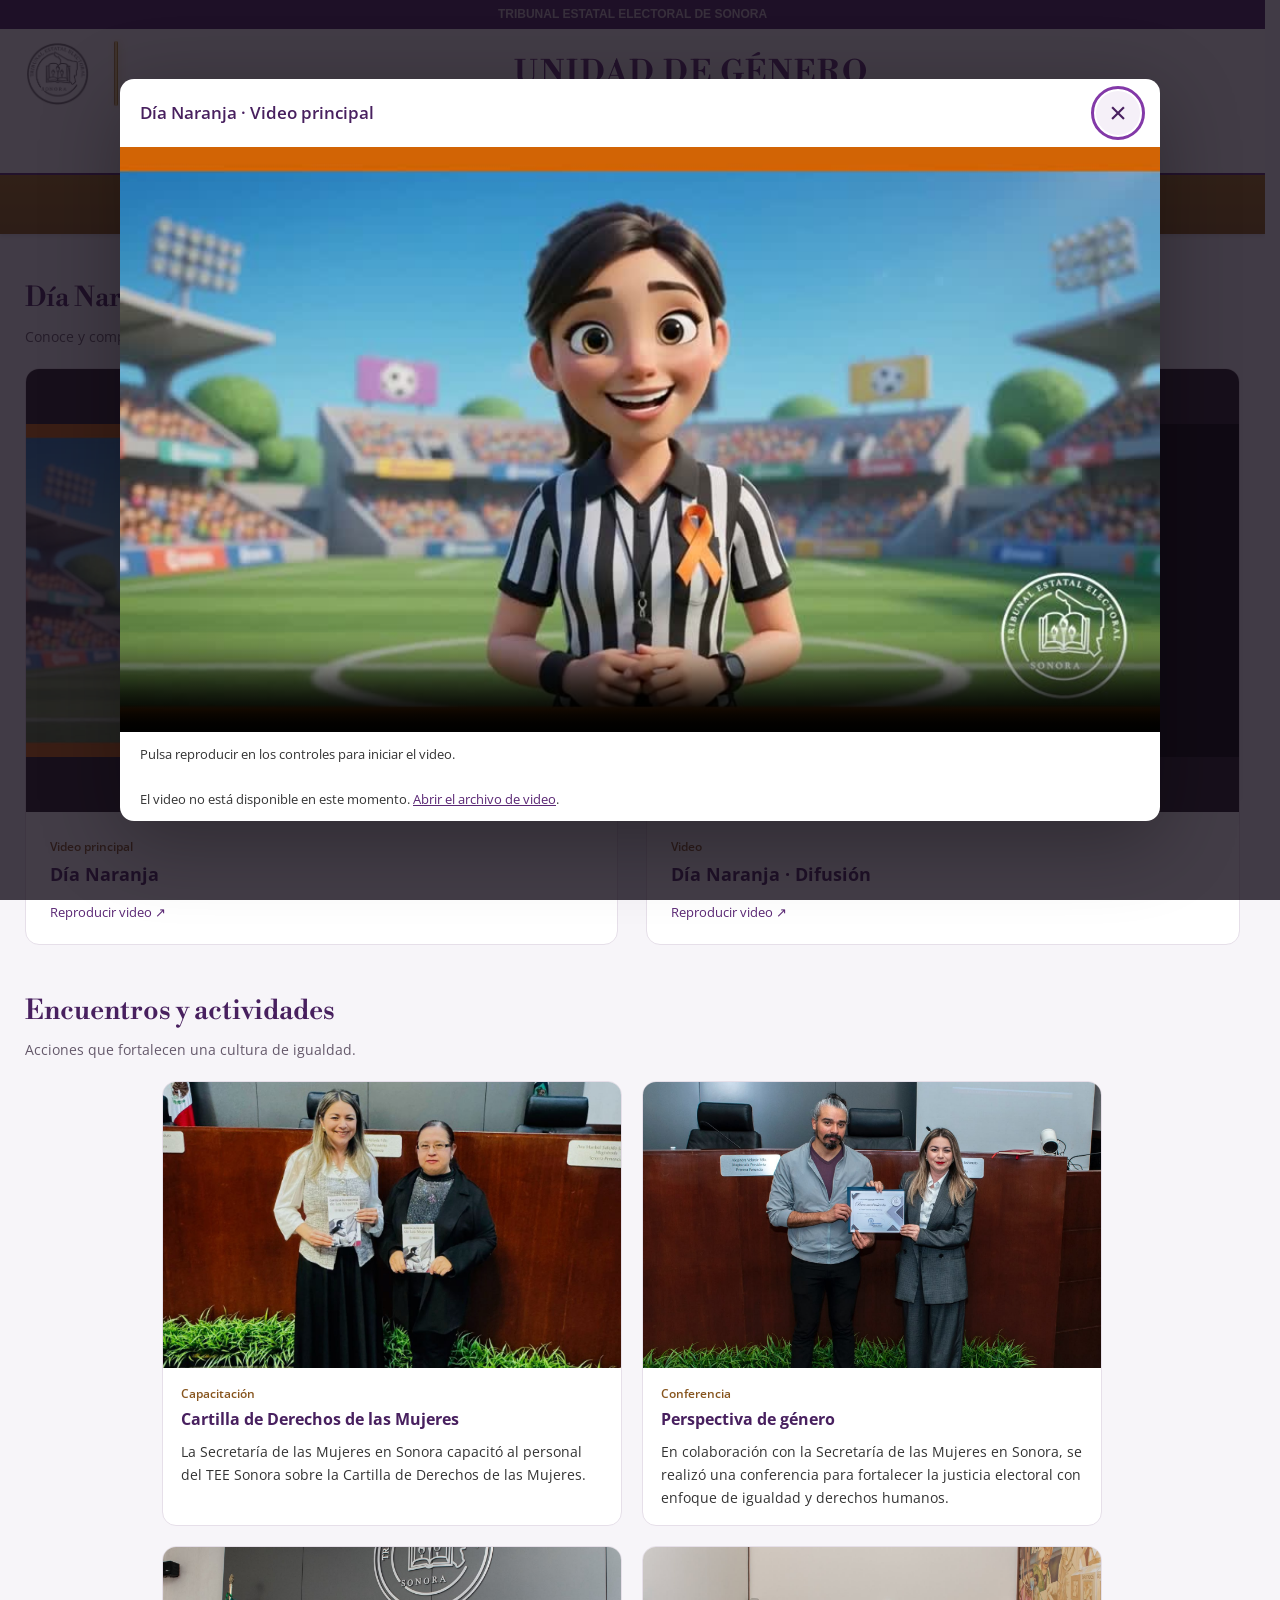
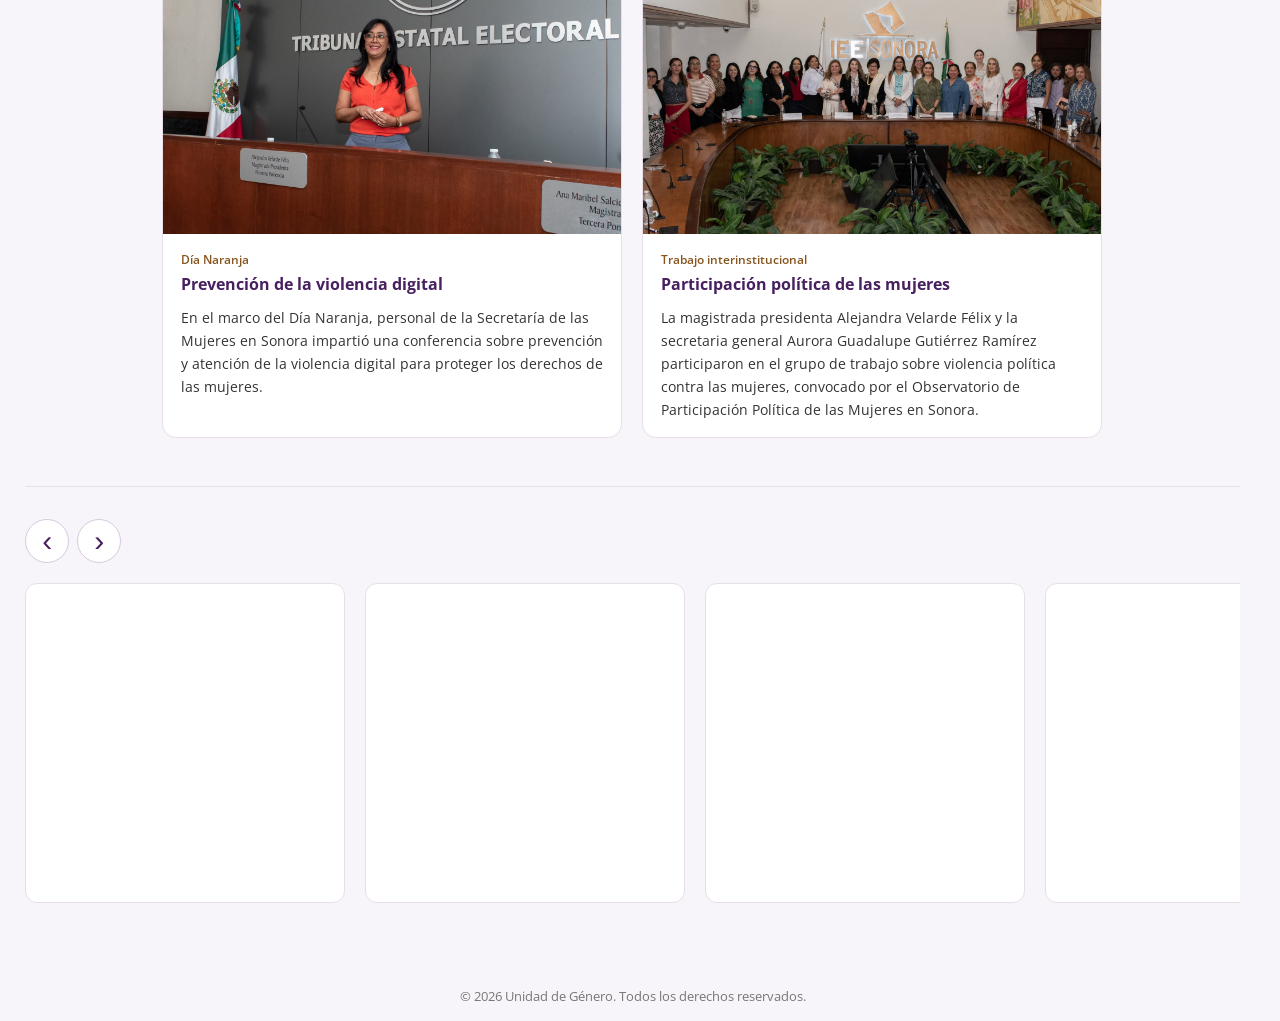
<file: actividades.html>
<!DOCTYPE html>
<html lang="es">

<head>
  <meta charset="UTF-8">
  <meta name="viewport" content="width=device-width, initial-scale=1.0">
  <title>Actividades | Unidad de Género - TEE Sonora</title>

  <!-- Fuentes -->
  <link rel="preconnect" href="https://fonts.googleapis.com">
  <link rel="preconnect" href="https://fonts.gstatic.com" crossorigin>
  <link href="https://fonts.googleapis.com/css2?family=Libre+Bodoni:ital,wght@0,400..700;1,400..700&family=Open+Sans:wght@400;500;600;700&display=swap" rel="stylesheet">
  <!-- Estilos (comunes + de la página) -->
  <link rel="stylesheet" href="assets/css/base.css">
  <link rel="stylesheet" href="assets/css/header.css">
  <link rel="stylesheet" href="assets/css/actividades.css">
  <script src="assets/js/actividades.js" defer></script>
  <script src="assets/js/actividades-carrusel.js" defer></script>
</head>

<body>

  <!-- ========== ENCABEZADO (igual en todas las páginas) ========== -->
  <div class="top-bar">
    <strong>TRIBUNAL ESTATAL ELECTORAL DE SONORA</strong>
  </div>

  <header class="header-navigation">
    <a href="index.html" class="logo">
      <img src="assets/img/logo-tee.png" alt="Logo TEE Sonora">
    </a>
    <div class="linea-separadora-dorada"></div>
    <div class="titulo-contenedor">
      <h1 class="titulo-encabezado">UNIDAD DE GÉNERO</h1>
    </div>
    

    <nav class="menu-principal">
      <ul class="nav-list">
        <li class="nav-item">
          <a href="index.html" class="nav-link inicio">INICIO</a>
        </li>

        <!-- CONÓCENOS -->
        <li class="nav-item dropdown">
          <a href="#" class="nav-link">CONÓCENOS <span class="flecha">&#9660;</span></a>
          <ul class="dropdown-menu">
            <li><a href="que-hacemos.html">¿Qué Hacemos?</a></li>
            <li><a href="atribuciones.html">Atribuciones</a></li>
            <li><a href="marco-juridico.html">Marco Jurídico</a></li>
          </ul>
        </li>

        <!-- INFORMACIÓN RELEVANTE -->
        <li class="nav-item dropdown">
          <a href="#" class="nav-link">INFORMACIÓN RELEVANTE <span class="flecha">&#9660;</span></a>
          <ul class="dropdown-menu">
            <li><a href="guia.html">Guía para Juzgar con Perspectiva de Género en Materia Electoral</a></li>
            <li><a href="protocolo-vpmrg.html">Protocolo VPMRG</a></li>
            <li><a href="pacto_social.html">Pacto Social</a></li>
            <li><a href="https://www.ieesonora.org.mx/registro_local_personas_sancionadas" target="_blank" rel="noopener noreferrer">Registro Local de Personas Sancionadas</a></li>
          </ul>
        </li>

        <li class="nav-item"><a href="estadistica.html" class="nav-link">ESTADÍSTICA</a></li>
        <li class="nav-item"><a href="sentencias.html" class="nav-link">SENTENCIAS</a></li>
        <li class="nav-item"><a href="actividades.html" class="nav-link" aria-current="page">ACTIVIDADES</a></li>
      </ul>
    </nav>
  </header>

    <!-- ========== FIN ENCABEZADO ========== -->

  <div class="banner-naranja">
    <div class="banner-contenido">
      <h2>Día Naranja</h2>
    </div>
  </div>

  <main class="actividades-page">


    <section aria-labelledby="videos-title">
      <div class="actividades-heading">
        <h3 id="videos-title">Día Naranja</h3>
        <p>Conoce y comparte nuestros videos.</p>
      </div>
      <div class="actividades-videos">
        <article class="actividad-video-card">
          <a class="actividad-video-link" href="assets/videos/naranja_principal.mp4"
            data-video-title="Día Naranja · Video principal" aria-label="Reproducir Día Naranja, video principal">
            <div class="actividad-video-cover">
              <img src="assets/img/naranja-principal-portada.jpg" alt="" width="960" height="540">
              <span class="actividad-play" aria-hidden="true">▶</span>
            </div>
            <div class="actividad-video-copy">
              <span class="actividades-eyebrow">Video principal</span>
              <h4>Día Naranja</h4>
              <span class="actividad-video-action">Reproducir video <span aria-hidden="true">↗</span></span>
            </div>
          </a>
        </article>
        <article class="actividad-video-card">
          <a class="actividad-video-link" href="assets/videos/dia_naranja.mp4"
            data-video-title="Día Naranja · Difusión" aria-label="Reproducir segundo video de Día Naranja">
            <div class="actividad-video-cover">
              <img src="assets/img/dia-naranja-portada.jpg" alt="" width="960" height="540">
              <span class="actividad-play" aria-hidden="true">▶</span>
            </div>
            <div class="actividad-video-copy">
              <span class="actividades-eyebrow">Video</span>
              <h4>Día Naranja · Difusión</h4>
              <span class="actividad-video-action">Reproducir video <span aria-hidden="true">↗</span></span>
            </div>
          </a>
        </article>
      </div>
    </section>

    <section class="actividades-gallery" aria-labelledby="galeria-title">
      <div class="actividades-heading">
        <h3 id="galeria-title">Encuentros y actividades</h3>
        <p>Acciones que fortalecen una cultura de igualdad.</p>
      </div>
      <div class="actividades-fotos">
        <article class="actividad-foto-card">
          <img src="assets/img/dia_naranja/foto1.jpeg"
            alt="Presentación de la Cartilla de Derechos de las Mujeres en el TEE Sonora"
            width="929" height="1238" loading="lazy" decoding="async">
          <div class="actividad-foto-copy">
            <p class="actividades-eyebrow">Capacitación</p>
            <h4>Cartilla de Derechos de las Mujeres</h4>
            <p>La Secretaría de las Mujeres en Sonora capacitó al personal del TEE Sonora
              sobre la Cartilla de Derechos de las Mujeres.</p>
          </div>
        </article>
        <article class="actividad-foto-card">
          <img src="assets/img/dia_naranja/foto2.jpeg"
            alt="Entrega de reconocimiento durante la conferencia sobre perspectiva de género"
            width="1076" height="1069" loading="lazy" decoding="async">
          <div class="actividad-foto-copy">
            <p class="actividades-eyebrow">Conferencia</p>
            <h4>Perspectiva de género</h4>
            <p>En colaboración con la Secretaría de las Mujeres en Sonora, se realizó una conferencia
              para fortalecer la justicia electoral con enfoque de igualdad y derechos humanos.</p>
          </div>
        </article>
        <article class="actividad-foto-card">
          <img src="assets/img/dia_naranja/foto3.jpeg"
            alt="Ponente de la conferencia sobre violencia digital en el TEE Sonora"
            width="1076" height="1069" loading="lazy" decoding="async">
          <div class="actividad-foto-copy">
            <p class="actividades-eyebrow">Día Naranja</p>
            <h4>Prevención de la violencia digital</h4>
            <p>En el marco del Día Naranja, personal de la Secretaría de las Mujeres en Sonora
              impartió una conferencia sobre prevención y atención de la violencia digital
              para proteger los derechos de las mujeres.</p>
          </div>
        </article>
        <article class="actividad-foto-card">
          <img src="assets/img/dia_naranja/foto4.jpeg"
            alt="Participantes de la reunión del grupo de trabajo sobre violencia política contra las mujeres"
            width="1268" height="907" loading="lazy" decoding="async">
          <div class="actividad-foto-copy">
            <p class="actividades-eyebrow">Trabajo interinstitucional</p>
            <h4>Participación política de las mujeres</h4>
            <p>La magistrada presidenta Alejandra Velarde Félix y la secretaria general Aurora Guadalupe
              Gutiérrez Ramírez participaron en el grupo de trabajo sobre violencia política contra las mujeres,
              convocado por el Observatorio de Participación Política de las Mujeres en Sonora.</p>
          </div>
        </article>
      </div>
    </section>
    <section class="actividades-publicaciones" aria-labelledby="publicaciones-title">
    
      <div class="publicaciones-controls">
        <div class="publicaciones-arrows">
          <button id="publicaciones-prev" type="button" aria-label="Ver publicaciones anteriores"
            aria-controls="publicaciones-carrusel" hidden><span aria-hidden="true">‹</span></button>
          <button id="publicaciones-next" type="button" aria-label="Ver publicaciones siguientes"
            aria-controls="publicaciones-carrusel" hidden><span aria-hidden="true">›</span></button>
        </div>
      </div>
      <div class="publicaciones-carrusel" id="publicaciones-carrusel" tabindex="0" role="region"
        aria-roledescription="carrusel" aria-labelledby="publicaciones-title"
        aria-describedby="publicaciones-instrucciones">
        <ul class="publicaciones-track">
          <li><a href="assets/img/dia_naranja/publicaciones/Publicacion-30-de-Noviembre.jpg" target="_blank" rel="noopener noreferrer">
            <img src="assets/img/dia_naranja/publicaciones/Publicacion-30-de-Noviembre.jpg"
              alt="Publicación del Día Naranja del 30 de noviembre" width="300" height="300" loading="lazy" decoding="async">
          </a></li>
          <li><a href="assets/img/dia_naranja/publicaciones/Publicacion-27-de-Noviembre2.jpg" target="_blank" rel="noopener noreferrer">
            <img src="assets/img/dia_naranja/publicaciones/Publicacion-27-de-Noviembre2.jpg"
              alt="Publicación del Día Naranja del 27 de noviembre, imagen 1" width="300" height="300" loading="lazy" decoding="async">
          </a></li>
          <li><a href="assets/img/dia_naranja/publicaciones/Publicacion-27-de-Noviembre.jpg" target="_blank" rel="noopener noreferrer">
            <img src="assets/img/dia_naranja/publicaciones/Publicacion-27-de-Noviembre.jpg"
              alt="Publicación del Día Naranja del 27 de noviembre, imagen 2" width="300" height="300" loading="lazy" decoding="async">
          </a></li>
          <li><a href="assets/img/dia_naranja/publicaciones/Publicacion-21-de-Noviembre.jpg" target="_blank" rel="noopener noreferrer">
            <img src="assets/img/dia_naranja/publicaciones/Publicacion-21-de-Noviembre.jpg"
              alt="Publicación del Día Naranja del 21 de noviembre" width="300" height="300" loading="lazy" decoding="async">
          </a></li>
          <li><a href="assets/img/dia_naranja/publicaciones/Publicacion-15-de-Noviembre.jpg" target="_blank" rel="noopener noreferrer">
            <img src="assets/img/dia_naranja/publicaciones/Publicacion-15-de-Noviembre.jpg"
              alt="Publicación del Día Naranja del 15 de noviembre" width="300" height="300" loading="lazy" decoding="async">
          </a></li>
          <li><a href="assets/img/dia_naranja/publicaciones/Publicacion-10-de-Noviembre2-1.jpg" target="_blank" rel="noopener noreferrer">
            <img src="assets/img/dia_naranja/publicaciones/Publicacion-10-de-Noviembre2-1.jpg"
              alt="Publicación del Día Naranja del 10 de noviembre" width="300" height="300" loading="lazy" decoding="async">
          </a></li>
          <li><a href="assets/img/dia_naranja/publicaciones/Publicacion-10-de-Diciembre.jpg" target="_blank" rel="noopener noreferrer">
            <img src="assets/img/dia_naranja/publicaciones/Publicacion-10-de-Diciembre.jpg"
              alt="Publicación del Día Naranja del 10 de diciembre" width="300" height="300" loading="lazy" decoding="async">
          </a></li>
          <li><a href="assets/img/dia_naranja/publicaciones/Publicacion-8-de-Noviembre.jpg" target="_blank" rel="noopener noreferrer">
            <img src="assets/img/dia_naranja/publicaciones/Publicacion-8-de-Noviembre.jpg"
              alt="Publicación del Día Naranja del 8 de noviembre" width="300" height="300" loading="lazy" decoding="async">
          </a></li>
          <li><a href="assets/img/dia_naranja/publicaciones/Publicacion-6-de-Noviembre.jpg" target="_blank" rel="noopener noreferrer">
            <img src="assets/img/dia_naranja/publicaciones/Publicacion-6-de-Noviembre.jpg"
              alt="Publicación del Día Naranja del 6 de noviembre" width="300" height="300" loading="lazy" decoding="async">
          </a></li>
          <li><a href="assets/img/dia_naranja/publicaciones/Publicacion-6-de-Diciembre.jpg" target="_blank" rel="noopener noreferrer">
            <img src="assets/img/dia_naranja/publicaciones/Publicacion-6-de-Diciembre.jpg"
              alt="Publicación del Día Naranja del 6 de diciembre" width="300" height="300" loading="lazy" decoding="async">
          </a></li>
        </ul>
      </div>
    
    </section>
  </main>

  <dialog class="actividad-modal" id="actividad-modal" aria-labelledby="actividad-modal-title"
    aria-describedby="actividad-modal-note">
    <div class="actividad-modal-header">
      <h2 id="actividad-modal-title">Día Naranja · Video principal</h2>
      <button class="actividad-modal-close" type="button" aria-label="Cerrar video" autofocus>
        <span aria-hidden="true">×</span>
      </button>
    </div>
    <video id="actividad-player" controls playsinline muted preload="metadata"
      poster="assets/img/naranja-principal-portada.jpg">
      Tu navegador no puede reproducir este video.
    </video>
    <p class="actividad-modal-note" id="actividad-modal-note">
      Puedes activar el sonido desde los controles. Al terminar, el video se cierra y puedes explorar las tarjetas.
    </p>
    <p class="actividad-modal-error" id="actividad-video-error" role="status" hidden>
      El video no está disponible en este momento.
      <a id="actividad-video-download" href="assets/videos/naranja_principal.mp4">Abrir el archivo de video</a>.
    </p>
  </dialog>

  <footer class="footer">
    <p>&copy; 2026 Unidad de Género. Todos los derechos reservados.</p>
  </footer>

</body>
</html>
</file>
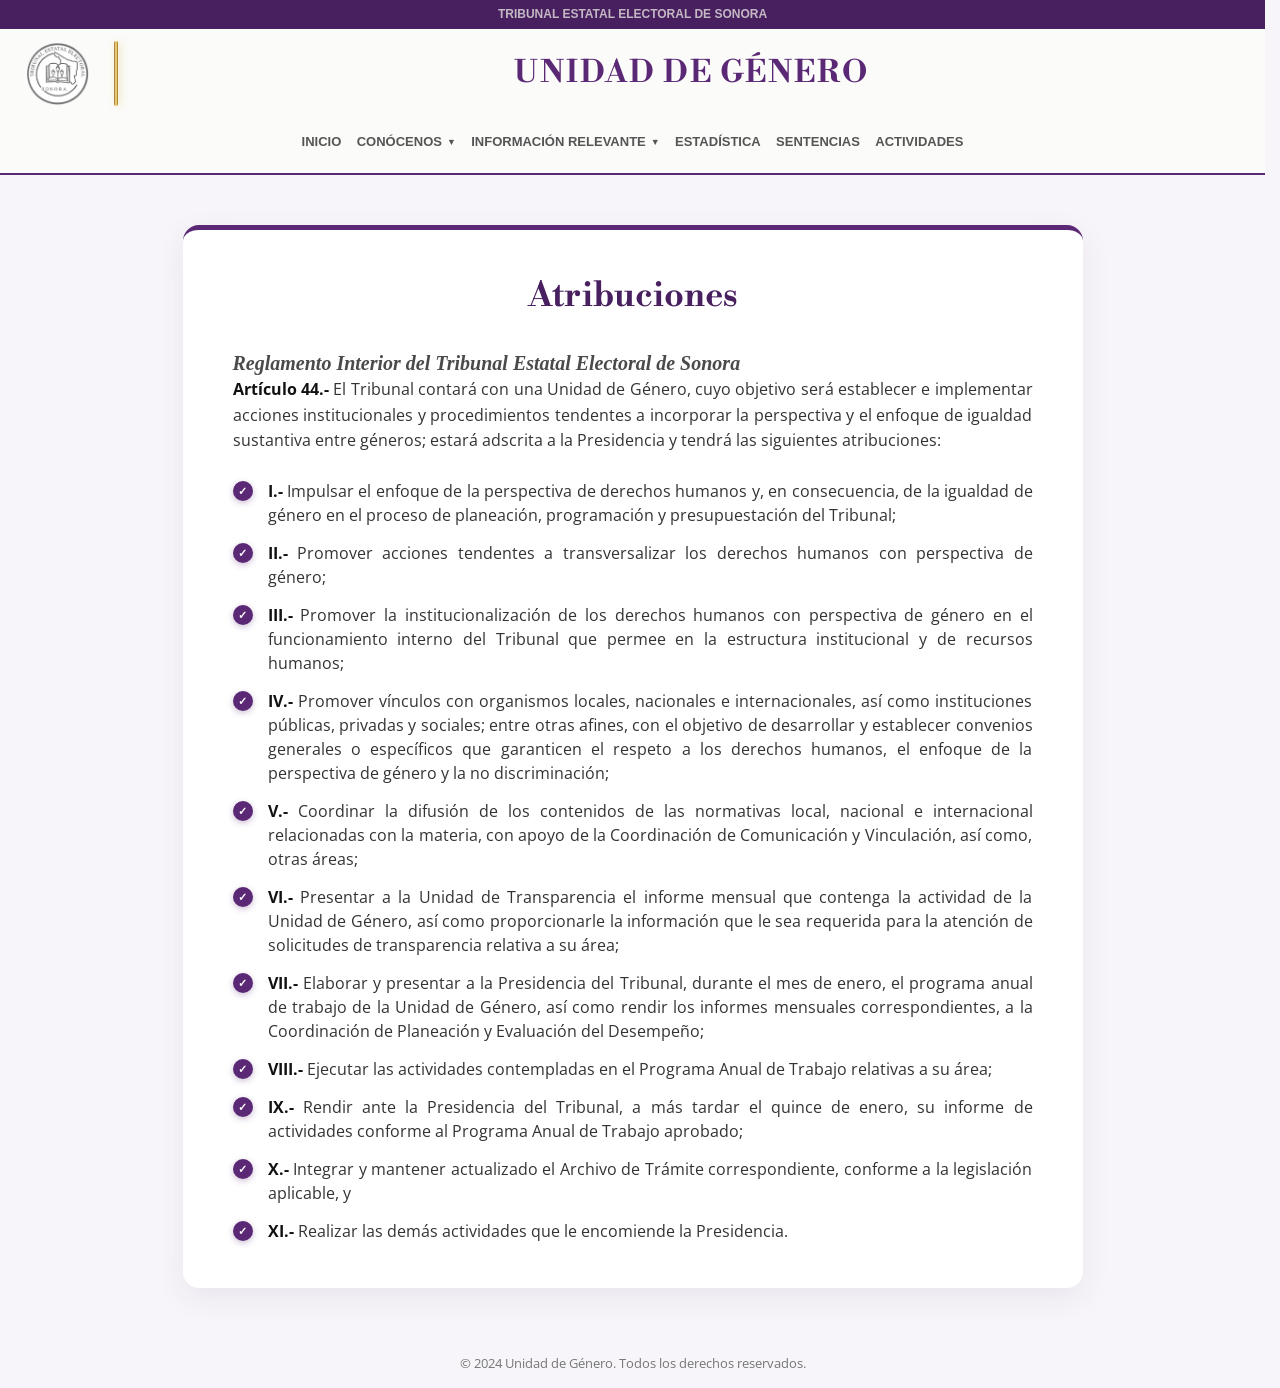
<file: atribuciones.html>
<!DOCTYPE html>
<html lang="es">

<head>
  <meta charset="UTF-8">
  <meta name="viewport" content="width=device-width, initial-scale=1.0">
  <title>Atribuciones | Unidad de Género - TEE Sonora</title>

  <!-- Fuentes -->
  <link rel="preconnect" href="https://fonts.googleapis.com">
  <link rel="preconnect" href="https://fonts.gstatic.com" crossorigin>
  <link href="https://fonts.googleapis.com/css2?family=Libre+Bodoni:ital,wght@0,400..700;1,400..700&family=Open+Sans:wght@400;500;600;700&display=swap" rel="stylesheet">

  <!-- Estilos (comunes + de la página) -->
  <link rel="stylesheet" href="assets/css/base.css">
  <link rel="stylesheet" href="assets/css/header.css">
  <link rel="stylesheet" href="assets/css/contenido.css">
</head>

<body>

  <!-- ========== ENCABEZADO (igual en todas las páginas) ========== -->
  <div class="top-bar">
    <strong>TRIBUNAL ESTATAL ELECTORAL DE SONORA</strong>
  </div>

  <header class="header-navigation">
    <a href="index.html" class="logo">
      <img src="assets/img/logo-tee.png" alt="Logo TEE Sonora">
    </a>
    <div class="linea-separadora-dorada"></div>
    <div class="titulo-contenedor">
      <h1 class="titulo-encabezado">UNIDAD DE GÉNERO</h1>
    </div>
    

    <nav class="menu-principal">
      <ul class="nav-list">
        <li class="nav-item">
          <a href="index.html" class="nav-link inicio">INICIO</a>
        </li>

        <!-- CONÓCENOS -->
        <li class="nav-item dropdown">
          <a href="#" class="nav-link">CONÓCENOS <span class="flecha">&#9660;</span></a>
          <ul class="dropdown-menu">
            <li><a href="que-hacemos.html">¿Qué Hacemos?</a></li>
            <li><a href="atribuciones.html">Atribuciones</a></li>
            <li><a href="marco-juridico.html">Marco Jurídico</a></li>
          </ul>
        </li>

        <!-- INFORMACIÓN RELEVANTE -->
        <li class="nav-item dropdown">
          <a href="#" class="nav-link">INFORMACIÓN RELEVANTE <span class="flecha">&#9660;</span></a>
          <ul class="dropdown-menu">
            <li><a href="guia.html">Guía para Juzgar con Perspectiva de Género en Materia Electoral</a></li>
            <li><a href="protocolo-vpmrg.html">Protocolo VPMRG</a></li>
            <li><a href="pacto_social.html">Pacto Social</a></li>
            <li><a href="https://www.ieesonora.org.mx/registro_local_personas_sancionadas" target="_blank" rel="noopener noreferrer">Registro Local de Personas Sancionadas</a></li>
          </ul>
        </li>

        <li class="nav-item"><a href="estadistica.html" class="nav-link">ESTADÍSTICA</a></li>
        <li class="nav-item"><a href="sentencias.html" class="nav-link">SENTENCIAS</a></li>
        <li class="nav-item"><a href="actividades.html" class="nav-link">ACTIVIDADES</a></li>
      </ul>
    </nav>
  </header>
  <!-- ========== FIN ENCABEZADO ========== -->

    <main class="tarjeta-elegante-contenedor">
        <h2 class="titulo-destacado">Atribuciones</h2>
        <p class="subtitulo-reglamento">Reglamento Interior del Tribunal Estatal Electoral de Sonora</p>

        <p class="intro-paragraph">
            <strong>Artículo 44.-</strong> El Tribunal contará con una Unidad de Género, cuyo objetivo será establecer e
            implementar acciones institucionales y procedimientos tendentes a incorporar la perspectiva y el enfoque de
            igualdad sustantiva entre géneros; estará adscrita a la Presidencia y tendrá las siguientes atribuciones:
        </p>

        <ul class="lista-personalizada">
            <li><strong>I.-</strong> Impulsar el enfoque de la perspectiva de derechos humanos y, en consecuencia, de la
                igualdad de género en el proceso de planeación, programación y presupuestación del Tribunal;</li>
            <li><strong>II.-</strong> Promover acciones tendentes a transversalizar los derechos humanos con perspectiva
                de
                género;</li>
            <li><strong>III.-</strong> Promover la institucionalización de los derechos humanos con perspectiva de
                género en
                el funcionamiento interno del Tribunal que permee en la estructura institucional y de recursos humanos;
            </li>
            <li><strong>IV.-</strong> Promover vínculos con organismos locales, nacionales e internacionales, así como
                instituciones públicas, privadas y sociales; entre otras afines, con el objetivo de desarrollar y
                establecer
                convenios generales o específicos que garanticen el respeto a los derechos humanos, el enfoque de la
                perspectiva de género y la no discriminación;</li>
            <li><strong>V.-</strong> Coordinar la difusión de los contenidos de las normativas local, nacional e
                internacional relacionadas con la materia, con apoyo de la Coordinación de Comunicación y Vinculación,
                así
                como, otras áreas;</li>
            <li><strong>VI.-</strong> Presentar a la Unidad de Transparencia el informe mensual que contenga la
                actividad de
                la Unidad de Género, así como proporcionarle la información que le sea requerida para la atención de
                solicitudes de transparencia relativa a su área;</li>
            <li><strong>VII.-</strong> Elaborar y presentar a la Presidencia del Tribunal, durante el mes de enero, el
                programa anual de trabajo de la Unidad de Género, así como rendir los informes mensuales
                correspondientes, a
                la Coordinación de Planeación y Evaluación del Desempeño;</li>
            <li><strong>VIII.-</strong> Ejecutar las actividades contempladas en el Programa Anual de Trabajo relativas
                a su
                área;</li>
            <li><strong>IX.-</strong> Rendir ante la Presidencia del Tribunal, a más tardar el quince de enero, su
                informe
                de actividades conforme al Programa Anual de Trabajo aprobado;</li>
            <li><strong>X.-</strong> Integrar y mantener actualizado el Archivo de Trámite correspondiente, conforme a
                la
                legislación aplicable, y</li>
            <li><strong>XI.-</strong> Realizar las demás actividades que le encomiende la Presidencia.</li>
        </ul>
    </main>

  <footer class="footer">
    <p>&copy; 2024 Unidad de Género. Todos los derechos reservados.</p>
  </footer>


</body>

</html>
</file>
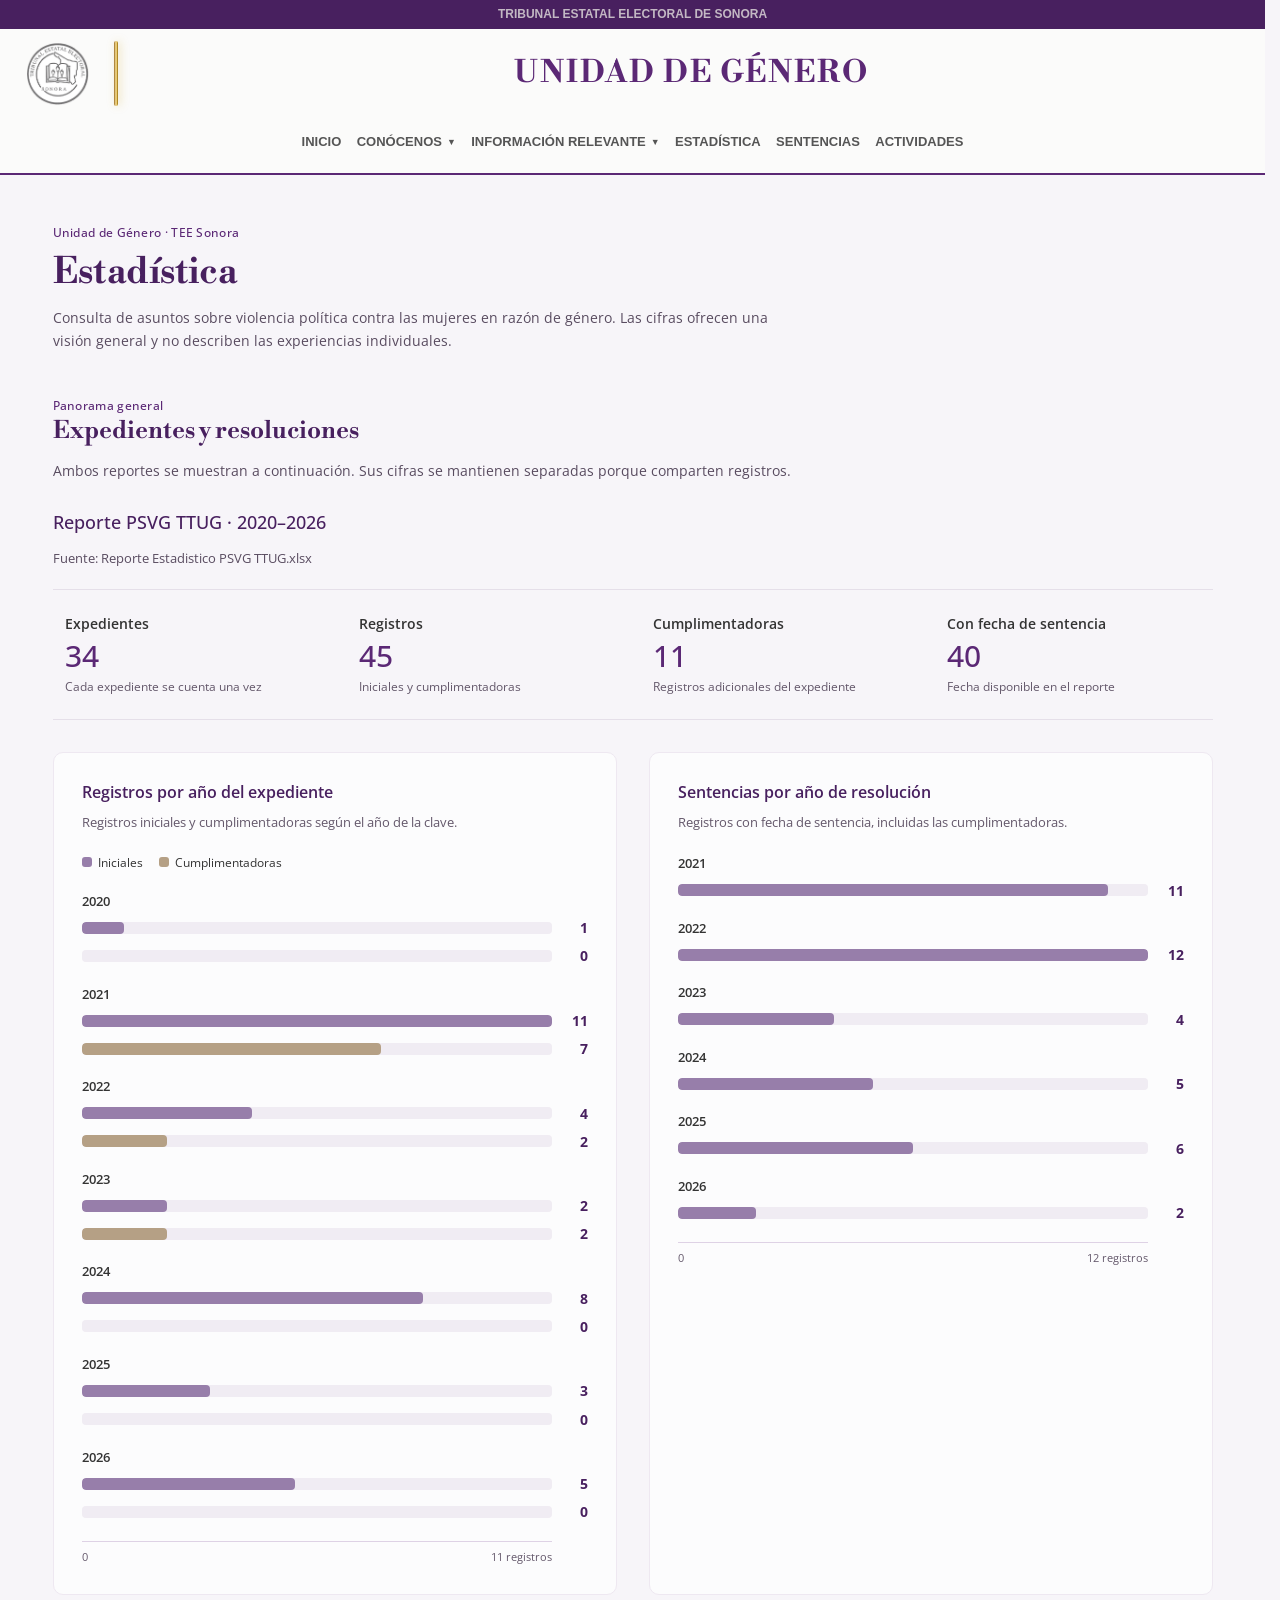
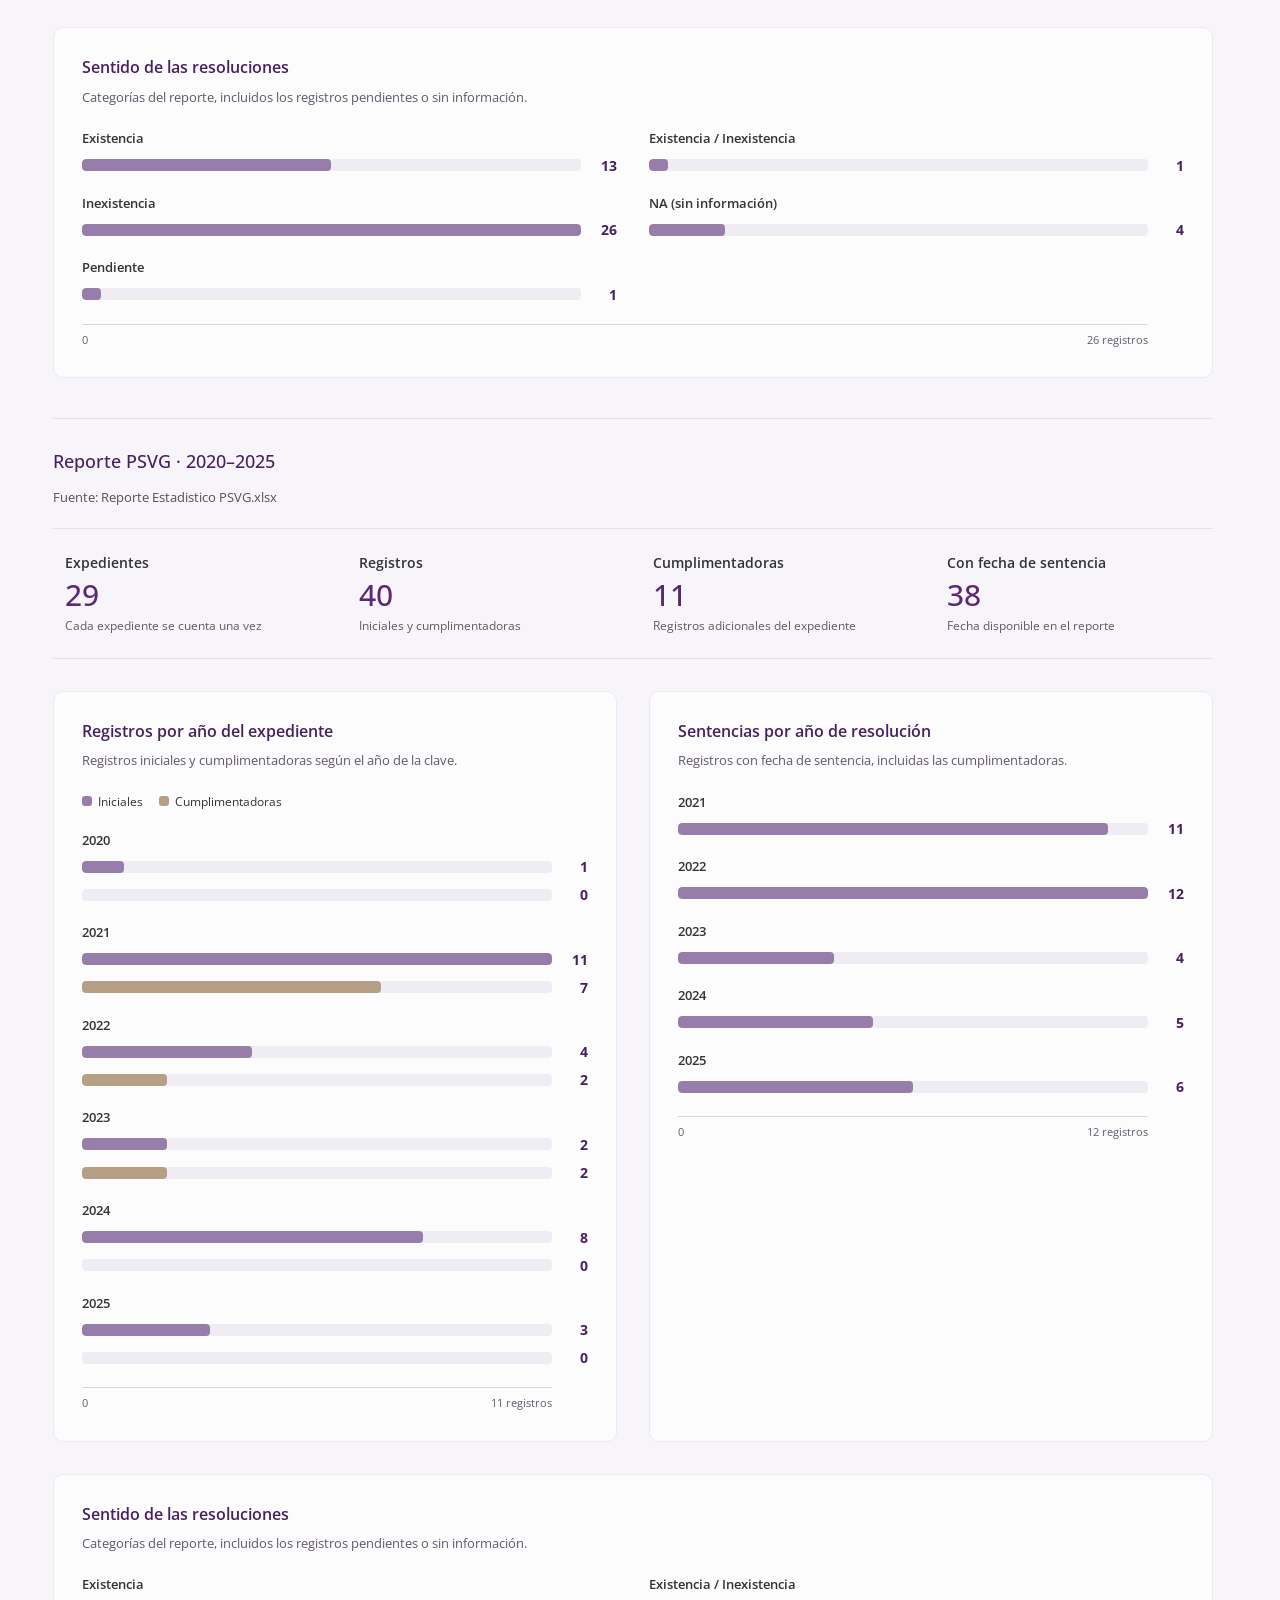
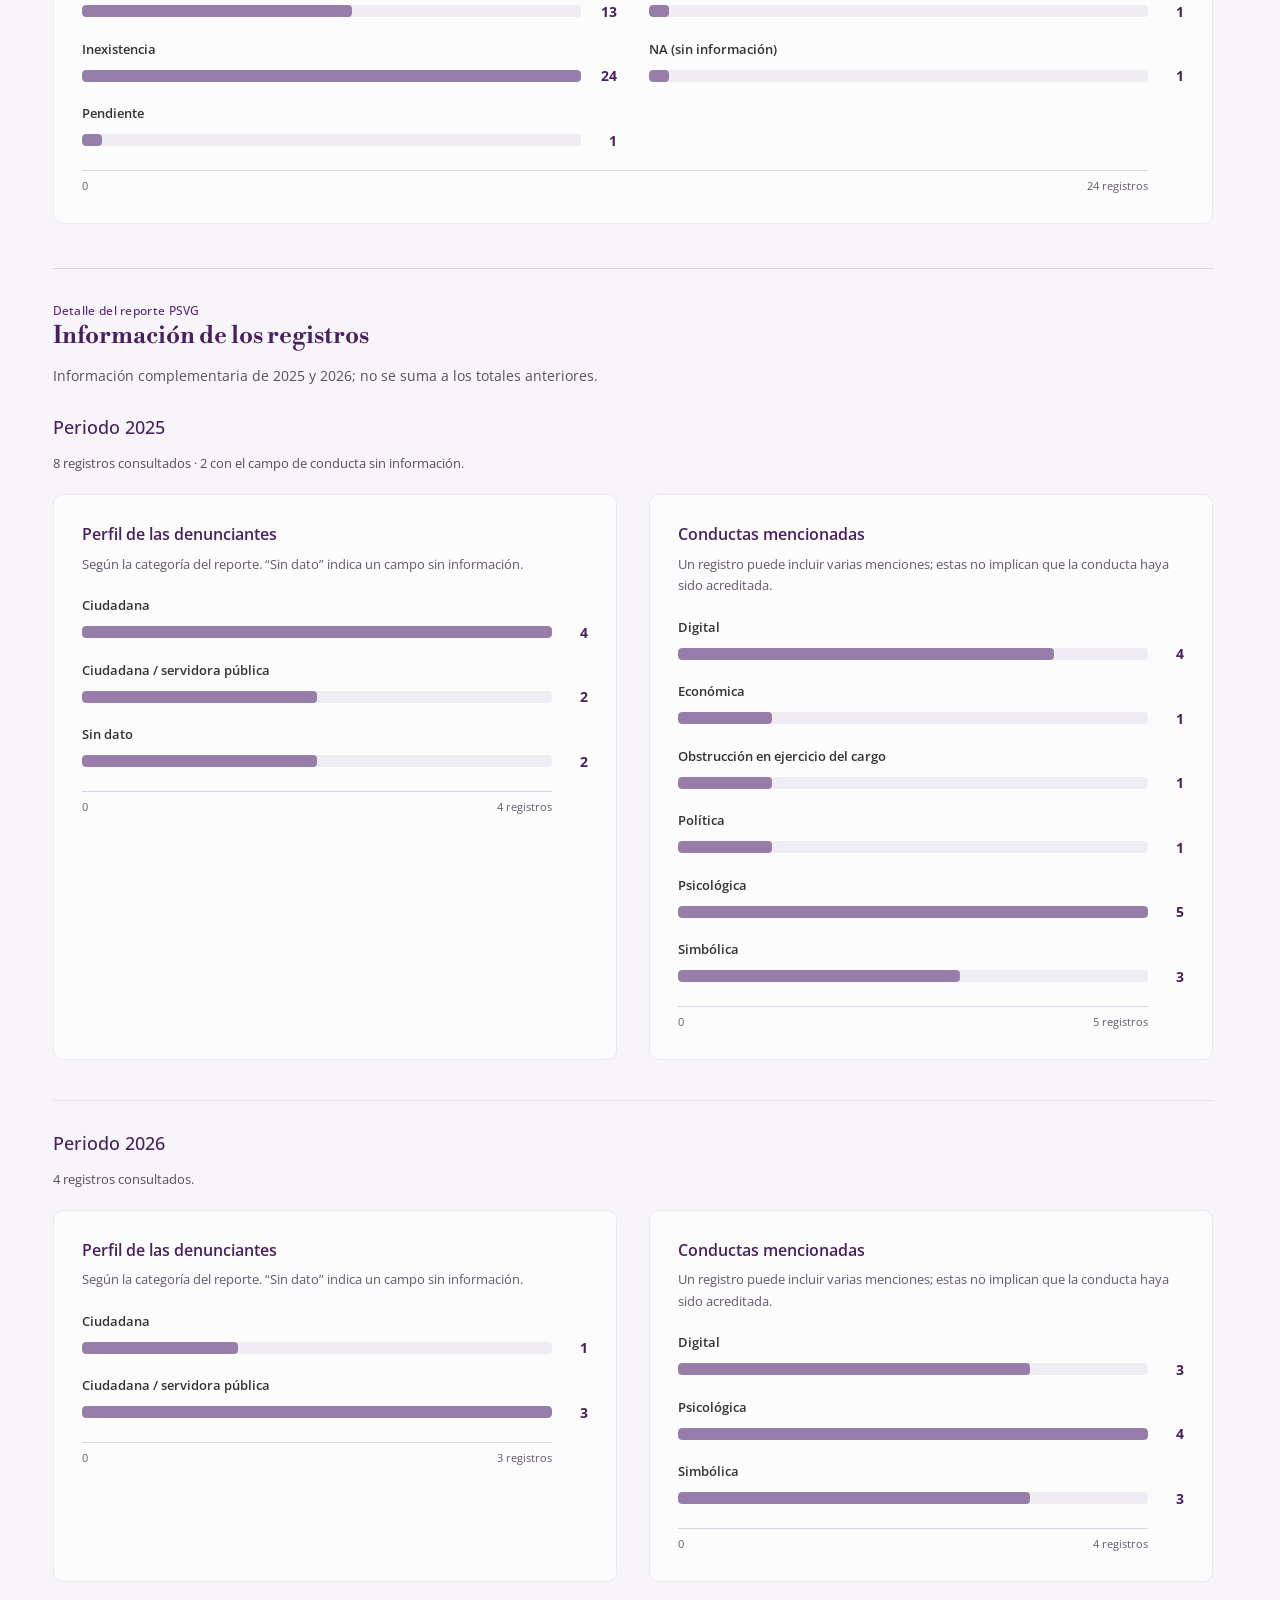
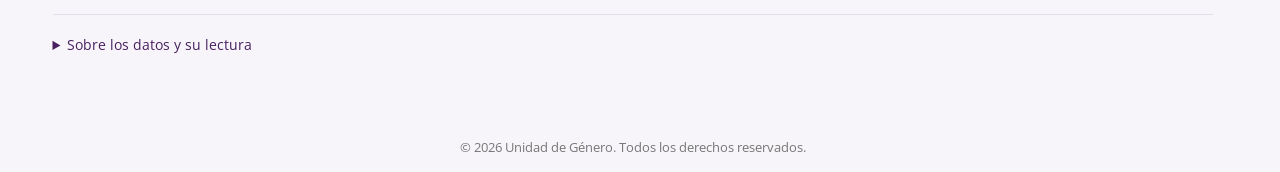
<file: estadistica.html>
<!DOCTYPE html>
<html lang="es">

<head>
    <meta charset="UTF-8">
    <meta name="viewport" content="width=device-width, initial-scale=1.0">
    <title>Estadística - Unidad de Género - TEE Sonora</title>

    <!-- Fuentes -->
    <link rel="preconnect" href="https://fonts.googleapis.com">
    <link rel="preconnect" href="https://fonts.gstatic.com" crossorigin>
    <link
        href="https://fonts.googleapis.com/css2?family=Libre+Bodoni:ital,wght@0,400..700;1,400..700&family=Open+Sans:wght@400;500;600;700&display=swap"
        rel="stylesheet">

    <!-- Estilos (comunes + de la página) -->
    <link rel="stylesheet" href="assets/css/base.css">
    <link rel="stylesheet" href="assets/css/header.css">
    <link rel="stylesheet" href="assets/css/inicio.css">
    <link rel="stylesheet" href="assets/css/estadistica.css">
    <script src="assets/js/estadistica-datos.js" defer></script>
    <script src="assets/js/estadistica.js" defer></script>
</head>

<body>

    <!-- ========== ENCABEZADO (igual en todas las páginas) ========== -->
    <div class="top-bar">
        <strong>TRIBUNAL ESTATAL ELECTORAL DE SONORA</strong>
    </div>

    <header class="header-navigation">
        <a href="index.html" class="logo">
            <img src="assets/img/logo-tee.png" alt="Logo TEE Sonora">
        </a>
        <div class="linea-separadora-dorada"></div>
        <div class="titulo-contenedor">
            <h1 class="titulo-encabezado">UNIDAD DE GÉNERO</h1>
        </div>
        <!-- AGREGAR ESTA LÍNEA AQUÍ -->


        <nav class="menu-principal">
            <ul class="nav-list">
                <li class="nav-item">
                    <a href="index.html" class="nav-link inicio">INICIO</a>
                </li>

                <!-- CONÓCENOS -->
                <li class="nav-item dropdown">
                    <a href="#" class="nav-link">CONÓCENOS <span class="flecha">&#9660;</span></a>
                    <ul class="dropdown-menu">
                        <li><a href="que-hacemos.html">¿Qué Hacemos?</a></li>
                        <li><a href="atribuciones.html">Atribuciones</a></li>
                        <li><a href="marco-juridico.html">Marco Jurídico</a></li>
                    </ul>
                </li>

                <!-- INFORMACIÓN RELEVANTE -->
                <li class="nav-item dropdown">
                    <a href="#" class="nav-link">INFORMACIÓN RELEVANTE <span class="flecha">&#9660;</span></a>
                    <ul class="dropdown-menu">
                        <li><a href="guia.html">Guía para Juzgar con Perspectiva de Género en Materia Electoral</a></li>
                        <li><a href="protocolo-vpmrg.html">Protocolo VPMRG</a></li>
                        <li><a href="pacto_social.html">Pacto Social</a></li>
                        <li><a href="https://www.ieesonora.org.mx/registro_local_personas_sancionadas" target="_blank"
                                rel="noopener noreferrer">Registro Local de Personas Sancionadas</a></li>
                    </ul>
                </li>

                <li class="nav-item"><a href="estadistica.html" class="nav-link" aria-current="page">ESTADÍSTICA</a></li>
                <li class="nav-item"><a href="sentencias.html" class="nav-link">SENTENCIAS</a></li>
                <li class="nav-item"><a href="actividades.html" class="nav-link">ACTIVIDADES</a></li>
            </ul>
        </nav>
    </header>
    <main class="estadistica">
        <header class="estadistica-intro">
            <p class="estadistica-eyebrow">Unidad de Género · TEE Sonora</p>
            <h2>Estadística</h2>
            <p>Consulta de asuntos sobre violencia política contra las mujeres en razón de género.
                Las cifras ofrecen una visión general y no describen las experiencias individuales.</p>
        </header>


        <noscript>
            <p class="estadistica-aviso">Activa JavaScript para consultar las gráficas de ambos reportes.</p>
        </noscript>
        <p class="estadistica-aviso" id="estadistica-error" role="alert" hidden>
            No fue posible cargar los datos estadísticos. Recarga la página.
        </p>

        <section aria-labelledby="cadena-title">
            <div class="estadistica-section-head">
                <div>
                    <p class="estadistica-eyebrow">Panorama general</p>
                    <h3 id="cadena-title">Expedientes y resoluciones</h3>
                </div>
            </div>
            <p class="estadistica-note">Ambos reportes se muestran a continuación. Sus cifras se mantienen
                separadas porque comparten registros.</p>
            <div id="reportes-estadisticos"></div>
        </section>

        <section class="estadistica-detail" aria-labelledby="detalle-title">
            <div class="estadistica-section-head">
                <div>
                    <p class="estadistica-eyebrow">Detalle del reporte PSVG</p>
                    <h3 id="detalle-title">Información de los registros</h3>
                </div>
            </div>
            <p class="estadistica-note">Información complementaria de 2025 y 2026; no se suma a los totales anteriores.</p>
            <div id="periodos-estadisticos"></div>
        </section>

        <details class="estadistica-method">
            <summary>Sobre los datos y su lectura</summary>
            <ul>
                <li>Los datos son una fotografía de los archivos proporcionados; no se actualizan automáticamente
                    ni representan necesariamente el total institucional a la fecha de consulta.</li>
                <li>El año del expediente se obtiene de su clave; el año de resolución, de la fecha de sentencia.
                    Pueden ser diferentes.</li>
                <li>Las cumplimentadoras cuentan como registros adicionales, no como nuevos expedientes.
                    Las categorías “Pendiente” y “NA” conservan el significado literal del archivo:
                    NA no se interpreta como un asunto pendiente.</li>
                <li>La cadena TTUG contiene PSVG-SP-04/2026 y el bloque de detalle de 2026 contiene
                    PSVG-PP-04/2026. Esta diferencia se conserva sin asumir que se trata del mismo expediente.</li>
                <li>No se interpretan los campos sin encabezado del archivo ni los vacíos como respuestas negativas.</li>
                <li>En la gráfica de sentencias se cuentan registros, no expedientes únicos. En la de conductas,
                    un mismo registro puede contribuir a varias barras; su suma no representa un total de asuntos.</li>
                <li>El detalle procede de los bloques “PERIODO 2025” y “PERIODO 2026” del archivo
                    Reporte Estadistico PSVG.xlsx.</li>
            </ul>
        </details>
    </main>

    <footer class="footer">
        <p>&copy; 2026 Unidad de Género. Todos los derechos reservados.</p>
    </footer>


</body>

</html>
</file>
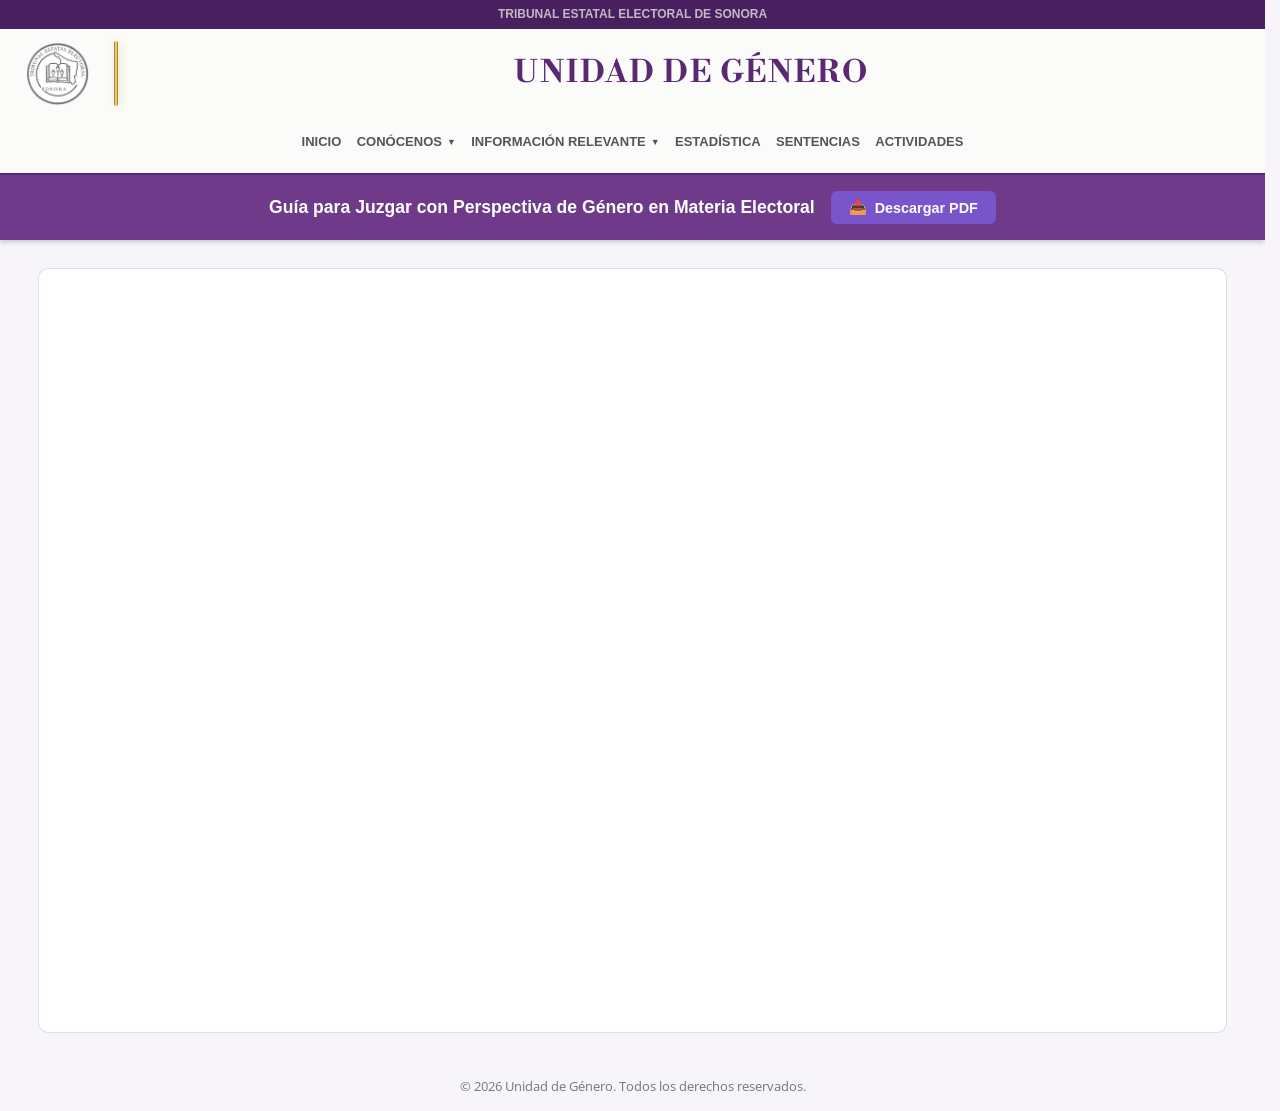
<file: guia.html>
<!DOCTYPE html>
<html lang="es">

<head>
  <meta charset="UTF-8">
  <meta name="viewport" content="width=device-width, initial-scale=1.0">
  <title>Guía para Juzgar con Perspectiva de Género en Materia Electoral | Unidad de Género - TEE Sonora</title>

  <!-- Fuentes -->
  <link rel="preconnect" href="https://fonts.googleapis.com">
  <link rel="preconnect" href="https://fonts.gstatic.com" crossorigin>
  <link href="https://fonts.googleapis.com/css2?family=Libre+Bodoni:ital,wght@0,400..700;1,400..700&family=Open+Sans:wght@400;500;600;700&display=swap" rel="stylesheet">

  <!-- Estilos (comunes + de la página) -->
  <link rel="stylesheet" href="assets/css/base.css">
  <link rel="stylesheet" href="assets/css/header.css">
  <link rel="stylesheet" href="assets/css/visor-pdf.css">
</head>

<body>

  <!-- ========== ENCABEZADO (igual en todas las páginas) ========== -->
  <div class="top-bar">
    <strong>TRIBUNAL ESTATAL ELECTORAL DE SONORA</strong>
  </div>

  <header class="header-navigation">
    <a href="index.html" class="logo">
      <img src="assets/img/logo-tee.png" alt="Logo TEE Sonora">
    </a>
    <div class="linea-separadora-dorada"></div>
    <div class="titulo-contenedor">
      <h1 class="titulo-encabezado">UNIDAD DE GÉNERO</h1>
    </div>
  

    <nav class="menu-principal">
      <ul class="nav-list">
        <li class="nav-item">
          <a href="index.html" class="nav-link inicio">INICIO</a>
        </li>

        <!-- CONÓCENOS -->
        <li class="nav-item dropdown">
          <a href="#" class="nav-link">CONÓCENOS <span class="flecha">&#9660;</span></a>
          <ul class="dropdown-menu">
            <li><a href="que-hacemos.html">¿Qué Hacemos?</a></li>
            <li><a href="atribuciones.html">Atribuciones</a></li>
            <li><a href="marco-juridico.html">Marco Jurídico</a></li>
          </ul>
        </li>

        <!-- INFORMACIÓN RELEVANTE -->
        <li class="nav-item dropdown">
          <a href="#" class="nav-link">INFORMACIÓN RELEVANTE <span class="flecha">&#9660;</span></a>
          <ul class="dropdown-menu">
            <li><a href="guia.html">Guía para Juzgar con Perspectiva de Género en Materia Electoral</a></li>
            <li><a href="protocolo-vpmrg.html">Protocolo VPMRG</a></li>
            <li><a href="pacto_social.html">Pacto Social</a></li>
            <li><a href="https://www.ieesonora.org.mx/registro_local_personas_sancionadas" target="_blank" rel="noopener noreferrer">Registro Local de Personas Sancionadas</a></li>
          </ul>
        </li>

        <li class="nav-item"><a href="estadistica.html" class="nav-link">ESTADÍSTICA</a></li>
        <li class="nav-item"><a href="sentencias.html" class="nav-link">SENTENCIAS</a></li>
        <li class="nav-item"><a href="actividades.html" class="nav-link">ACTIVIDADES</a></li>
      </ul>
    </nav>
  </header>
  <!-- ========== FIN ENCABEZADO ========== -->

  <!-- Barra con el título del documento y botón de descarga -->
  <section class="header-bar">
    <h2>Guía para Juzgar con Perspectiva de Género en Materia Electoral</h2>
    <a href="assets/docs/guia-para-juzgar-con-perspectiva-de-genero.pdf" download class="btn-download">
      <span>📥</span> Descargar PDF
    </a>
  </section>

  <!-- Visor del PDF -->
  <main class="pdf-container">
    <iframe src="assets/docs/guia-para-juzgar-con-perspectiva-de-genero.pdf" class="pdf-viewer" title="Guía para Juzgar con Perspectiva de Género en Materia Electoral">
      <p class="pdf-mensaje">
        Tu navegador no soporta la visualización integrada de archivos PDF.
        <a href="assets/docs/guia-para-juzgar-con-perspectiva-de-genero.pdf" download>Haz clic aquí para descargarlo</a>.
      </p>
    </iframe>
  </main>

  <footer class="footer">
    <p>&copy; 2026 Unidad de Género. Todos los derechos reservados.</p>
  </footer>


</body>

</html>
</file>
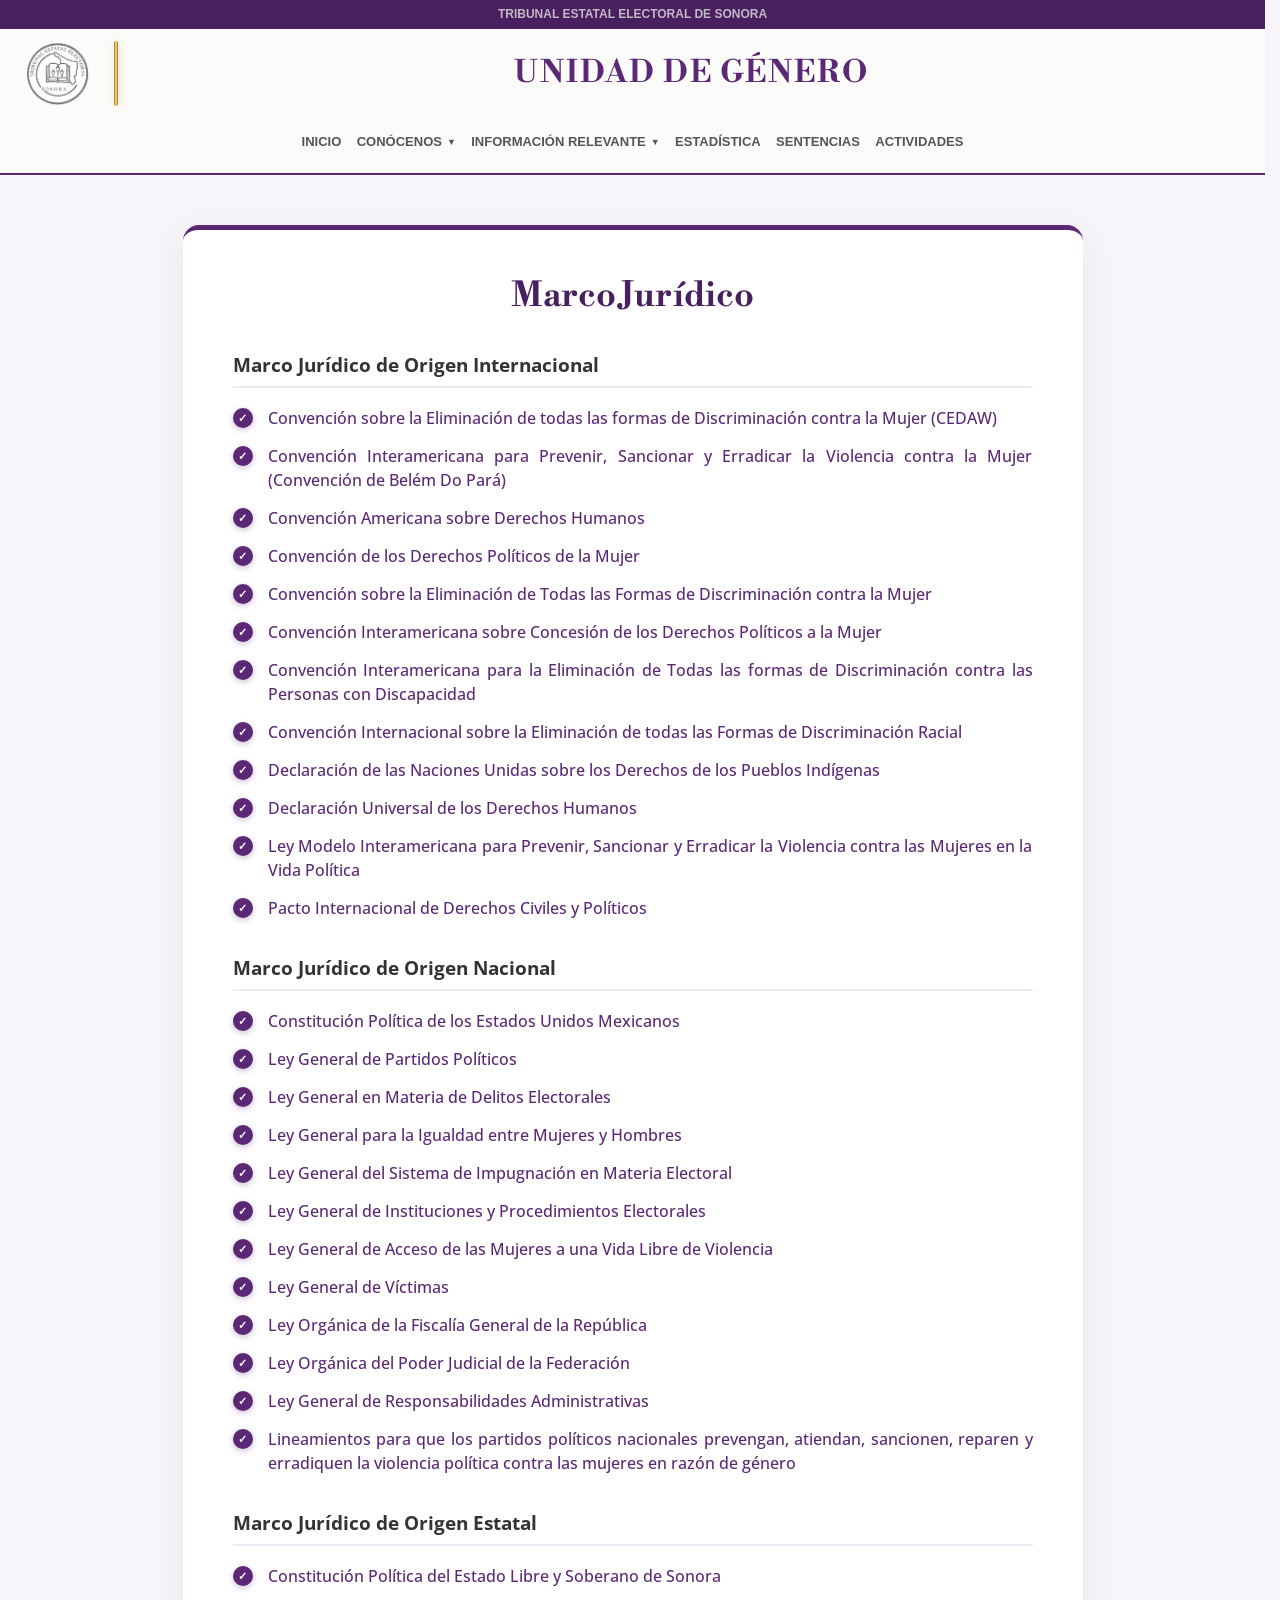
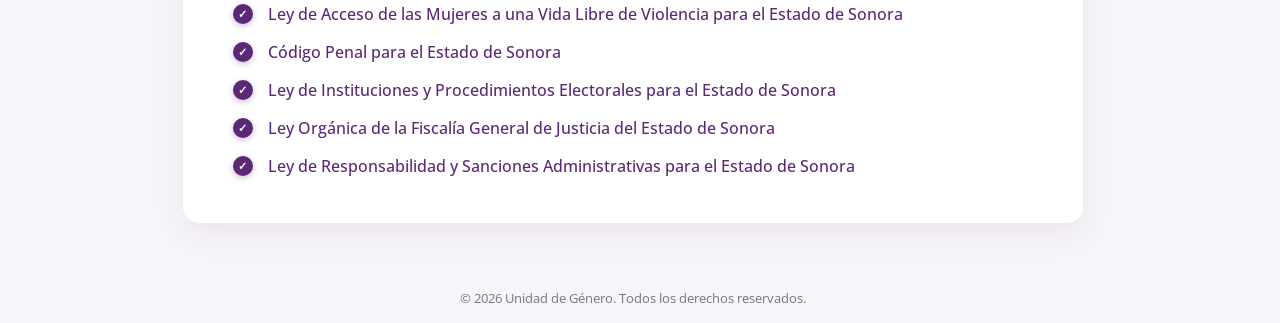
<file: marco-juridico.html>
<!DOCTYPE html>
<html lang="es">

<head>
  <meta charset="UTF-8">
  <meta name="viewport" content="width=device-width, initial-scale=1.0">
  <title>Marco Jurídico | Unidad de Género - TEE Sonora</title>

  <!-- Fuentes -->
  <link rel="preconnect" href="https://fonts.googleapis.com">
  <link rel="preconnect" href="https://fonts.gstatic.com" crossorigin>
  <link href="https://fonts.googleapis.com/css2?family=Libre+Bodoni:ital,wght@0,400..700;1,400..700&family=Open+Sans:wght@400;500;600;700&display=swap" rel="stylesheet">

  <!-- Estilos (comunes + de la página) -->
  <link rel="stylesheet" href="assets/css/base.css">
  <link rel="stylesheet" href="assets/css/header.css">
  <link rel="stylesheet" href="assets/css/contenido.css">
</head>

<body>

  <!-- ========== ENCABEZADO (igual en todas las páginas) ========== -->
  <div class="top-bar">
    <strong>TRIBUNAL ESTATAL ELECTORAL DE SONORA</strong>
  </div>

  <header class="header-navigation">
    <a href="index.html" class="logo">
      <img src="assets/img/logo-tee.png" alt="Logo TEE Sonora">
    </a>
    <div class="linea-separadora-dorada"></div>
    <div class="titulo-contenedor">
      <h1 class="titulo-encabezado">UNIDAD DE GÉNERO</h1>
    </div>
    

    <nav class="menu-principal">
      <ul class="nav-list">
        <li class="nav-item">
          <a href="index.html" class="nav-link inicio">INICIO</a>
        </li>

        <!-- CONÓCENOS -->
        <li class="nav-item dropdown">
          <a href="#" class="nav-link">CONÓCENOS <span class="flecha">&#9660;</span></a>
          <ul class="dropdown-menu">
            <li><a href="que-hacemos.html">¿Qué Hacemos?</a></li>
            <li><a href="atribuciones.html">Atribuciones</a></li>
            <li><a href="marco-juridico.html">Marco Jurídico</a></li>
          </ul>
        </li>

        <!-- INFORMACIÓN RELEVANTE -->
        <li class="nav-item dropdown">
          <a href="#" class="nav-link">INFORMACIÓN RELEVANTE <span class="flecha">&#9660;</span></a>
          <ul class="dropdown-menu">
            <li><a href="guia.html">Guía para Juzgar con Perspectiva de Género en Materia Electoral</a></li>
            <li><a href="protocolo-vpmrg.html">Protocolo VPMRG</a></li>
            <li><a href="pacto_social.html">Pacto Social</a></li>
            <li><a href="https://www.ieesonora.org.mx/registro_local_personas_sancionadas" target="_blank" rel="noopener noreferrer">Registro Local de Personas Sancionadas</a></li>
          </ul>
        </li>

        <li class="nav-item"><a href="estadistica.html" class="nav-link">ESTADÍSTICA</a></li>
        <li class="nav-item"><a href="sentencias.html" class="nav-link">SENTENCIAS</a></li>
        <li class="nav-item"><a href="actividades.html" class="nav-link">ACTIVIDADES</a></li>
      </ul>
    </nav>
  </header>
  <!-- ========== FIN ENCABEZADO ========== -->

  <main class="tarjeta-elegante-contenedor">
    <h2 class="titulo-destacado">Marco Jurídico</h2>

    <!-- SECCIÓN: INTERNACIONAL -->
    <h3 class="subtitulo-origen">Marco Jurídico de Origen Internacional</h3>
    <ul class="lista-personalizada">
      <li><a href="https://www.ohchr.org/sites/default/files/Documents/ProfessionalInterest/cedaw_SP.pdf"
          target="_blank">Convención sobre la Eliminación de todas las formas de Discriminación contra la Mujer
          (CEDAW)</a></li>
      <li><a href="https://www.gob.mx/cms/uploads/attachment/file/356555/convencion_belem_do_para.pdf">Convención
          Interamericana para Prevenir, Sancionar y Erradicar la Violencia contra la Mujer (Convención de Belém Do
          Pará)</a></li>
      <li><a
          href="https://www.cndh.org.mx/sites/default/files/doc/Programas/TrataPersonas/MarcoNormativoTrata/InsInternacionales/Regionales/Convencion_ADH.pdf"
          target="_blank">Convención Americana sobre Derechos Humanos</a></li>
      <li><a href="https://www.oas.org/dil/esp/convencion_sobre_los_derechos_politicos_de_la_mujer.pdf"
          target="_blank">Convención de los Derechos Políticos de la Mujer</a></li>
      <li><a href="https://www.scjn.gob.mx/igualdad-de-genero/sites/default/files/cedaw/archivos/2021-11/convencion_discriminacion.pdf"
          target="_blank">Convención sobre la Eliminación de Todas las Formas de Discriminación contra la Mujer</a></li>
      <li><a
          href="https://www.oas.org/dil/esp/convencion_interamericana_sobre_concesion_derechos_politicos_a_la_mujer.pdf"
          target="_blank">Convención Interamericana sobre Concesión de los Derechos Políticos a la Mujer</a></li>
      <li><a href="https://www.oas.org/es/cidh/mandato/Basicos/discapacidad.asp" target="_blank">Convención
          Interamericana para la Eliminación de Todas las formas de Discriminación contra las Personas con
          Discapacidad</a></li>
      <li><a href="https://www.ohchr.org/sites/default/files/Documents/ProfessionalInterest/cerd_SP.pdf"
          target="_blank">Convención Internacional sobre la Eliminación de todas las Formas de Discriminación Racial</a>
      </li>
      <li><a href="https://www.un.org/esa/socdev/unpfii/documents/DRIPS_es.pdf" target="_blank">Declaración de las
          Naciones Unidas sobre los Derechos de los Pueblos Indígenas</a></li>
      <li><a href="https://www.ohchr.org/sites/default/files/UDHR/Documents/UDHR_Translations/spn.pdf"
          target="_blank">Declaración Universal de los Derechos Humanos</a></li>
      <li><a href="https://www.oas.org/es/mesecvi/docs/LeyModeloViolenciaPolitica-ES.pdf" target="_blank">Ley Modelo
          Interamericana para Prevenir, Sancionar y Erradicar la Violencia contra las Mujeres en la Vida Política</a>
      </li>
      <li><a href="https://www.ohchr.org/sites/default/files/Documents/ProfessionalInterest/ccpr_SP.pdf"
          target="_blank">Pacto Internacional de Derechos Civiles y Políticos</a></li>
    </ul>

    <!-- SECCIÓN: NACIONAL -->
    <h3 class="subtitulo-origen">Marco Jurídico de Origen Nacional</h3>
    <ul class="lista-personalizada">
      <li><a href="https://www.diputados.gob.mx/LeyesBiblio/pdf/CPEUM.pdf" target="_blank">Constitución Política de los
          Estados Unidos Mexicanos</a></li>
      <li><a href="https://www.diputados.gob.mx/LeyesBiblio/pdf/LGPP.pdf" target="_blank">Ley General de Partidos
          Políticos</a></li>
      <li><a href="https://www.diputados.gob.mx/LeyesBiblio/pdf/LGMDE_200521.pdf" target="_blank">Ley General en Materia
          de Delitos Electorales</a></li>
      <li><a href="https://www.diputados.gob.mx/LeyesBiblio/pdf/LGISMH.pdf" target="_blank">Ley General para la Igualdad entre Mujeres y Hombres</a></li>
      <li><a href="https://www.diputados.gob.mx/LeyesBiblio/pdf/LGSMIME.pdf" target="_blank">Ley General del Sistema de
          Impugnación en Materia Electoral</a></li>
      <li><a href="https://www.diputados.gob.mx/LeyesBiblio/pdf/LGIPE.pdf" target="_blank">Ley General de Instituciones
          y Procedimientos Electorales</a></li>
      <li><a href="https://www.diputados.gob.mx/LeyesBiblio/pdf/LGAMVLV.pdf" target="_blank">Ley General de Acceso de
          las Mujeres a una Vida Libre de Violencia</a></li>
      <li><a href="https://www.diputados.gob.mx/LeyesBiblio/pdf/LGV.pdf" target="_blank">Ley General de Víctimas</a>
      </li>
      <li><a href="https://www.diputados.gob.mx/LeyesBiblio/abro/lofgr/LOFGR_abro.pdf" target="_blank">Ley Orgánica de
          la Fiscalía General de la República</a></li>
      <li><a href="https://www.diputados.gob.mx/LeyesBiblio/pdf/LOPJF.pdf" target="_blank">Ley Orgánica del Poder
          Judicial de la Federación</a></li>
      <li><a href="https://www.diputados.gob.mx/LeyesBiblio/pdf/LGRA.pdf" target="_blank">Ley General de
          Responsabilidades Administrativas</a></li>
      <li><a
          href="https://repositoriodocumental.ine.mx/xmlui/bitstream/handle/123456789/115101/CGor202010-28-ap-9-a.pdf"
          target="_blank">Lineamientos para que los partidos políticos nacionales prevengan, atiendan, sancionen,
          reparen y erradiquen la violencia política contra las mujeres en razón de género</a></li>
    </ul>

    <!-- SECCIÓN: ESTATAL -->
    <h3 class="subtitulo-origen">Marco Jurídico de Origen Estatal</h3>
    <ul class="lista-personalizada">
      <li><a href="assets/docs/marco-juridico/Constitucion%20Pol%C3%ADtica%20del%20Esatdo%20de%20Sonora%20(Reformada%2028%20de%20mayo%202026)%20Ultima.pdf" target="_blank">Constitución Política del Estado Libre y Soberano de Sonora</a></li>
      <li><a href="assets/docs/marco-juridico/Ley%2081,%20De%20Acceso%20de%20las%20Mujeres%20a%20una%20Vida%20Libre%20de%20Violencia%20para%20el%20Edo.%20de%20Son.%20(reformada%2011%20de%20junio%202026).pdf" target="_blank">Ley de Acceso de las Mujeres a una Vida Libre de Violencia para el Estado de
          Sonora</a></li>
      <li><a href="assets/docs/marco-juridico/C%C3%B3digo%20Penal%20para%20el%20Estado%20de%20Sonora%20(reformado%2031%20de%20agosto%202026%20).pdf" target="_blank">Código Penal para el Estado de Sonora</a></li>
      <li><a href="assets/docs/marco-juridico/Ley 177 Instituciones y Procedimientos Electorales para el Estado de Sonora.(reformado 04 de junio 2026).pdf" target="_blank">Ley de Instituciones y Procedimientos Electorales para el Estado de Sonora</a>
      </li>
      <li><a href="assets/docs/marco-juridico/Doc_503.pdf"
          target="_blank">Ley Orgánica de la Fiscalía General de Justicia del Estado de Sonora</a></li>
      <li><a href="assets/docs/marco-juridico/Ley  84, de Responsabilidades y Sanciones para el Estado de Sonora (Reformada 18 de mayo 2026) (1).pdf" target="_blank">Ley de Responsabilidad
          y Sanciones Administrativas para el Estado de Sonora</a></li>
    </ul>
  </main>

  <footer class="footer">
    <p>&copy; 2026 Unidad de Género. Todos los derechos reservados.</p>
  </footer>

  
</body>

</html>
</file>
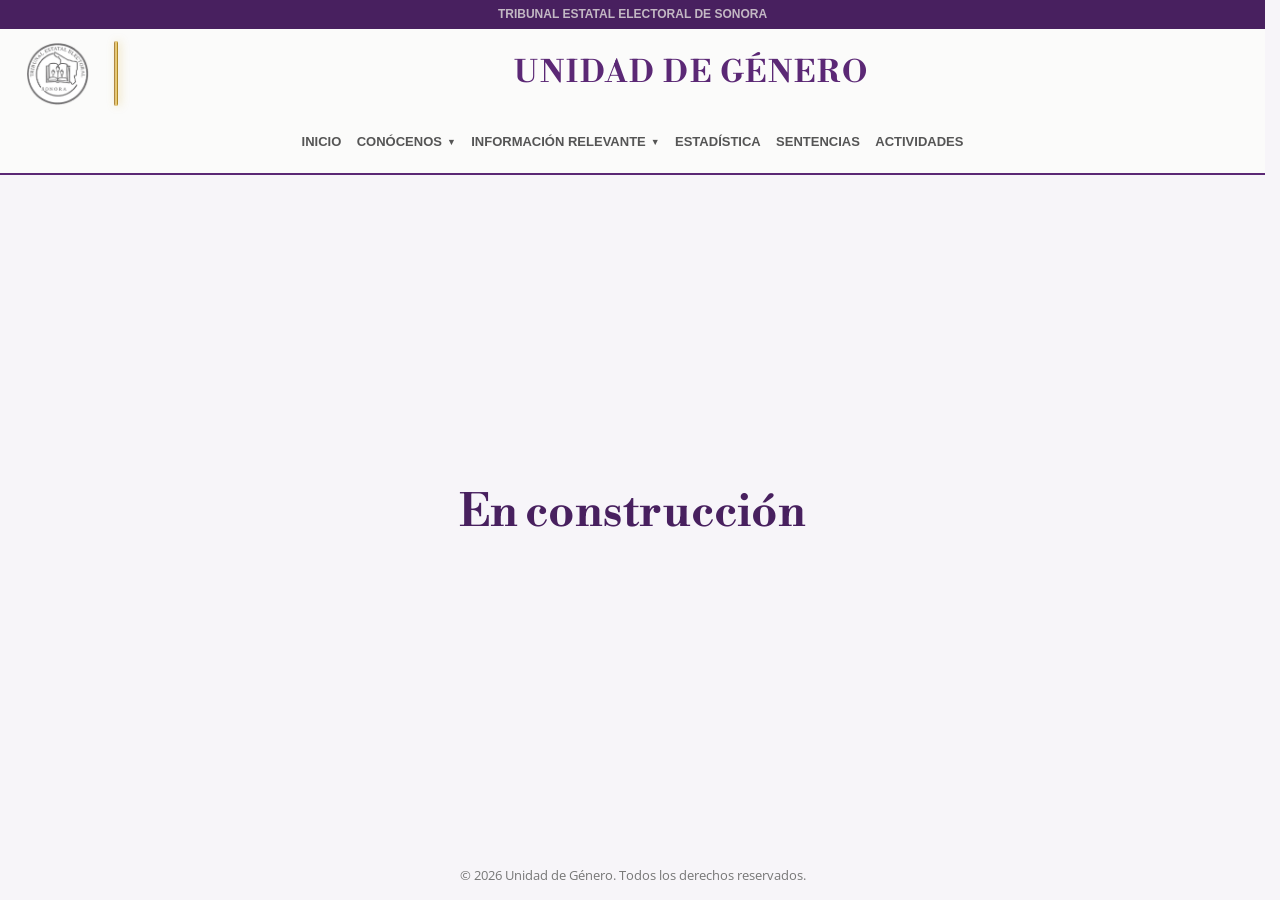
<file: pacto_social.html>
<!DOCTYPE html>
<html lang="es">

<head>
  <meta charset="UTF-8">
  <meta name="viewport" content="width=device-width, initial-scale=1.0">
  <title>Pacto Social | Unidad de Género - TEE Sonora</title>
  <link rel="preconnect" href="https://fonts.googleapis.com">
  <link rel="preconnect" href="https://fonts.gstatic.com" crossorigin>
  <link href="https://fonts.googleapis.com/css2?family=Libre+Bodoni:ital,wght@0,400..700;1,400..700&family=Open+Sans:wght@400;500;600;700&display=swap" rel="stylesheet">
  <link rel="stylesheet" href="assets/css/base.css">
  <link rel="stylesheet" href="assets/css/header.css">
</head>

<body class="pagina-construccion">
  <div class="top-bar">
    <strong>TRIBUNAL ESTATAL ELECTORAL DE SONORA</strong>
  </div>

  <header class="header-navigation">
    <a href="index.html" class="logo">
      <img src="assets/img/logo-tee.png" alt="Logo TEE Sonora">
    </a>
    <div class="linea-separadora-dorada"></div>
    <div class="titulo-contenedor">
      <h1 class="titulo-encabezado">UNIDAD DE GÉNERO</h1>
    </div>

    <nav class="menu-principal">
      <ul class="nav-list">
        <li class="nav-item">
          <a href="index.html" class="nav-link inicio">INICIO</a>
        </li>
        <li class="nav-item dropdown">
          <a href="#" class="nav-link">CONÓCENOS <span class="flecha">&#9660;</span></a>
          <ul class="dropdown-menu">
            <li><a href="que-hacemos.html">¿Qué Hacemos?</a></li>
            <li><a href="atribuciones.html">Atribuciones</a></li>
            <li><a href="marco-juridico.html">Marco Jurídico</a></li>
          </ul>
        </li>
        <li class="nav-item dropdown">
          <a href="#" class="nav-link">INFORMACIÓN RELEVANTE <span class="flecha">&#9660;</span></a>
          <ul class="dropdown-menu">
            <li><a href="guia.html">Guía para Juzgar con Perspectiva de Género en Materia Electoral</a></li>
            <li><a href="protocolo-vpmrg.html">Protocolo VPMRG</a></li>
            <li><a href="pacto_social.html" aria-current="page">Pacto Social</a></li>
            <li><a href="https://www.ieesonora.org.mx/registro_local_personas_sancionadas" target="_blank" rel="noopener noreferrer">Registro Local de Personas Sancionadas</a></li>
          </ul>
        </li>
        <li class="nav-item"><a href="estadistica.html" class="nav-link">ESTADÍSTICA</a></li>
        <li class="nav-item"><a href="sentencias.html" class="nav-link">SENTENCIAS</a></li>
        <li class="nav-item"><a href="actividades.html" class="nav-link">ACTIVIDADES</a></li>
      </ul>
    </nav>
  </header>

  <main class="mensaje-construccion">
    <h2>En construcción</h2>
  </main>

  <footer class="footer">
    <p>&copy; 2026 Unidad de Género. Todos los derechos reservados.</p>
  </footer>
</body>

</html>
</file>
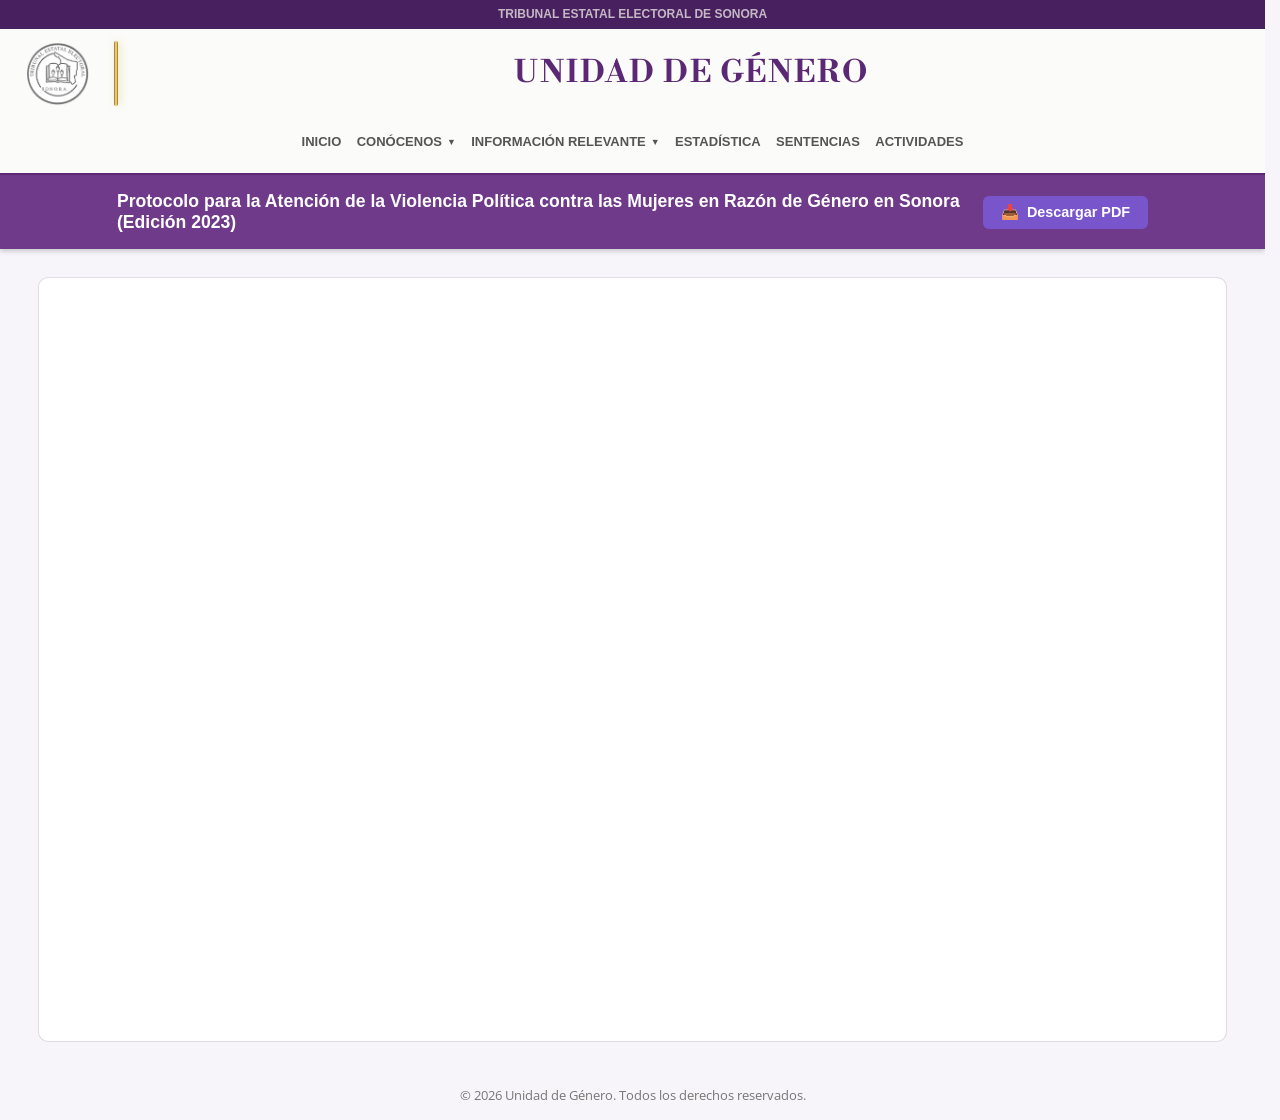
<file: protocolo-vpmrg.html>
<!DOCTYPE html>
<html lang="es">

<head>
  <meta charset="UTF-8">
  <meta name="viewport" content="width=device-width, initial-scale=1.0">
  <title>Protocolo para la Atención de la Violencia Política contra las Mujeres en Razón de Género en Sonora | Unidad de Género - TEE Sonora</title>

  <!-- Fuentes -->
  <link rel="preconnect" href="https://fonts.googleapis.com">
  <link rel="preconnect" href="https://fonts.gstatic.com" crossorigin>
  <link href="https://fonts.googleapis.com/css2?family=Libre+Bodoni:ital,wght@0,400..700;1,400..700&family=Open+Sans:wght@400;500;600;700&display=swap" rel="stylesheet">

  <!-- Estilos (comunes + de la página) -->
  <link rel="stylesheet" href="assets/css/base.css">
  <link rel="stylesheet" href="assets/css/header.css">
  <link rel="stylesheet" href="assets/css/visor-pdf.css">
</head>

<body>

  <!-- ========== ENCABEZADO (igual en todas las páginas) ========== -->
  <div class="top-bar">
    <strong>TRIBUNAL ESTATAL ELECTORAL DE SONORA</strong>
  </div>

  <header class="header-navigation">
    <a href="index.html" class="logo">
      <img src="assets/img/logo-tee.png" alt="Logo TEE Sonora">
    </a>
    <div class="linea-separadora-dorada"></div>
    <div class="titulo-contenedor">
      <h1 class="titulo-encabezado">UNIDAD DE GÉNERO</h1>
    </div>
    

    <nav class="menu-principal">
      <ul class="nav-list">
        <li class="nav-item">
          <a href="index.html" class="nav-link inicio">INICIO</a>
        </li>

        <!-- CONÓCENOS -->
        <li class="nav-item dropdown">
          <a href="#" class="nav-link">CONÓCENOS <span class="flecha">&#9660;</span></a>
          <ul class="dropdown-menu">
            <li><a href="que-hacemos.html">¿Qué Hacemos?</a></li>
            <li><a href="atribuciones.html">Atribuciones</a></li>
            <li><a href="marco-juridico.html">Marco Jurídico</a></li>
          </ul>
        </li>

        <!-- INFORMACIÓN RELEVANTE -->
        <li class="nav-item dropdown">
          <a href="#" class="nav-link">INFORMACIÓN RELEVANTE <span class="flecha">&#9660;</span></a>
          <ul class="dropdown-menu">
            <li><a href="guia.html">Guía para Juzgar con Perspectiva de Género en Materia Electoral</a></li>
            <li><a href="protocolo-vpmrg.html">Protocolo VPMRG</a></li>
            <li><a href="pacto_social.html">Pacto Social</a></li>
            <li><a href="https://www.ieesonora.org.mx/registro_local_personas_sancionadas" target="_blank" rel="noopener noreferrer">Registro Local de Personas Sancionadas</a></li>
          </ul>
        </li>

        <li class="nav-item"><a href="estadistica.html" class="nav-link">ESTADÍSTICA</a></li>
        <li class="nav-item"><a href="sentencias.html" class="nav-link">SENTENCIAS</a></li>
        <li class="nav-item"><a href="actividades.html" class="nav-link">ACTIVIDADES</a></li>
      </ul>
    </nav>
  </header>
  <!-- ========== FIN ENCABEZADO ========== -->

  <!-- Barra con el título del documento y botón de descarga -->
  <section class="header-bar">
    <h2>Protocolo para la Atención de la Violencia Política contra las Mujeres en Razón de Género en Sonora (Edición 2023)</h2>
    <a href="assets/docs/protocolo-vpmrg-2023.pdf" download class="btn-download">
      <span>📥</span> Descargar PDF
    </a>
  </section>

  <!-- Visor del PDF -->
  <main class="pdf-container">
    <iframe src="assets/docs/protocolo-vpmrg-2023.pdf" class="pdf-viewer" title="Protocolo para la Atención de la Violencia Política contra las Mujeres en Razón de Género en Sonora">
      <p class="pdf-mensaje">
        Tu navegador no soporta la visualización integrada de archivos PDF.
        <a href="assets/docs/protocolo-vpmrg-2023.pdf" download>Haz clic aquí para descargarlo</a>.
      </p>
    </iframe>
  </main>

  <footer class="footer">
    <p>&copy; 2026 Unidad de Género. Todos los derechos reservados.</p>
  </footer>

 
</body>

</html>
</file>
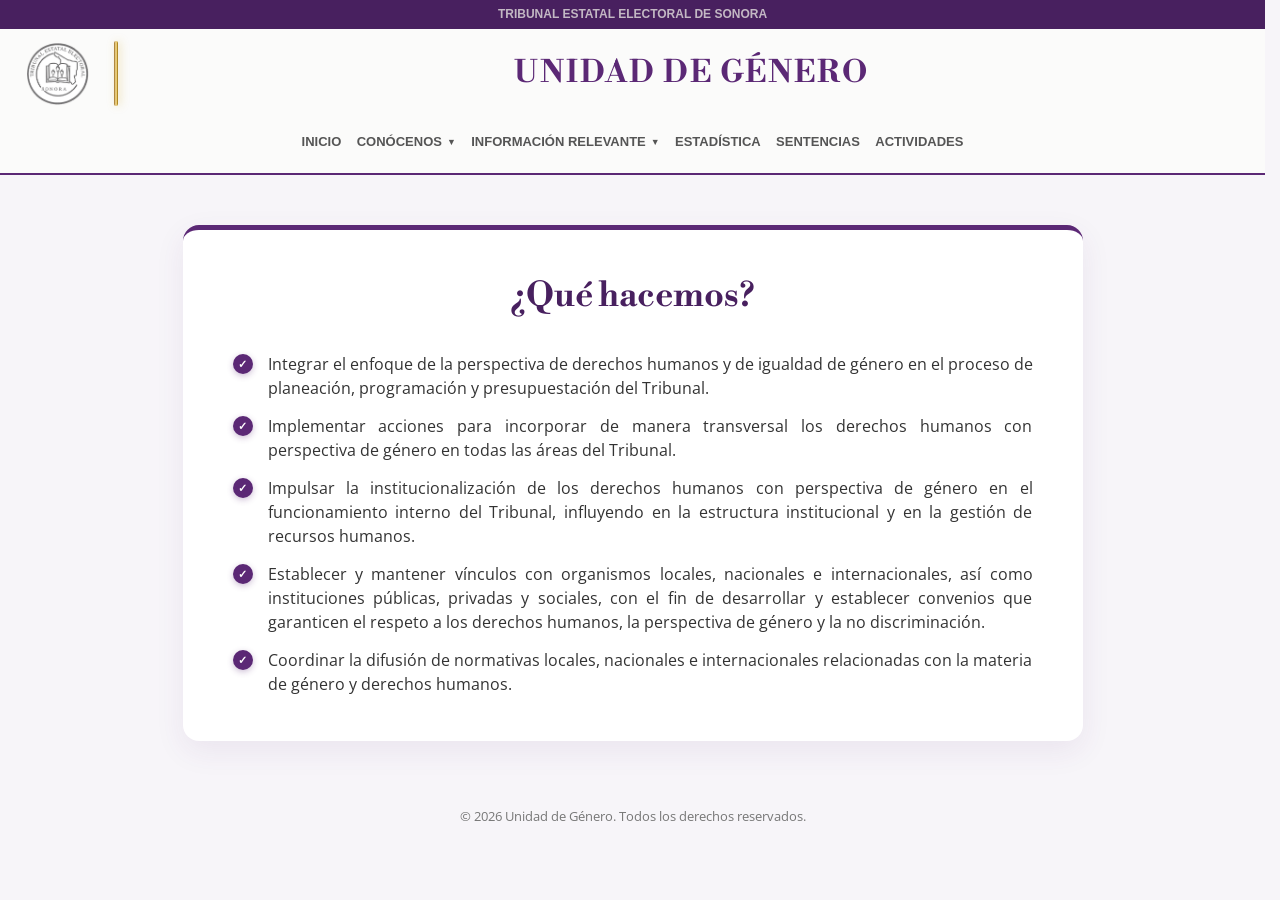
<file: que-hacemos.html>
<!DOCTYPE html>
<html lang="es">

<head>
  <meta charset="UTF-8">
  <meta name="viewport" content="width=device-width, initial-scale=1.0">
  <title>¿Qué hacemos? | Unidad de Género - TEE Sonora</title>

  <!-- Fuentes -->
  <link rel="preconnect" href="https://fonts.googleapis.com">
  <link rel="preconnect" href="https://fonts.gstatic.com" crossorigin>
  <link href="https://fonts.googleapis.com/css2?family=Libre+Bodoni:ital,wght@0,400..700;1,400..700&family=Open+Sans:wght@400;500;600;700&display=swap" rel="stylesheet">

  <!-- Estilos (comunes + de la página) -->
  <link rel="stylesheet" href="assets/css/base.css">
  <link rel="stylesheet" href="assets/css/header.css">
  <link rel="stylesheet" href="assets/css/contenido.css">
</head>

<body>

  <!-- ========== ENCABEZADO (igual en todas las páginas) ========== -->
  <div class="top-bar">
    <strong>TRIBUNAL ESTATAL ELECTORAL DE SONORA</strong>
  </div>

  <header class="header-navigation">
    <a href="index.html" class="logo">
      <img src="assets/img/logo-tee.png" alt="Logo TEE Sonora">
    </a>
    <div class="linea-separadora-dorada"></div>
    <div class="titulo-contenedor">
      <h1 class="titulo-encabezado">UNIDAD DE GÉNERO</h1>
    </div>
     

    <nav class="menu-principal">
      <ul class="nav-list">
        <li class="nav-item">
          <a href="index.html" class="nav-link inicio">INICIO</a>
        </li>

        <!-- CONÓCENOS -->
        <li class="nav-item dropdown">
          <a href="#" class="nav-link">CONÓCENOS <span class="flecha">&#9660;</span></a>
          <ul class="dropdown-menu">
            <li><a href="que-hacemos.html">¿Qué Hacemos?</a></li>
            <li><a href="atribuciones.html">Atribuciones</a></li>
            <li><a href="marco-juridico.html">Marco Jurídico</a></li>
          </ul>
        </li>

        <!-- INFORMACIÓN RELEVANTE -->
        <li class="nav-item dropdown">
          <a href="#" class="nav-link">INFORMACIÓN RELEVANTE <span class="flecha">&#9660;</span></a>
          <ul class="dropdown-menu">
            <li><a href="guia.html">Guía para Juzgar con Perspectiva de Género en Materia Electoral</a></li>
            <li><a href="protocolo-vpmrg.html">Protocolo VPMRG</a></li>
            <li><a href="pacto_social.html">Pacto Social</a></li>
            <li><a href="https://www.ieesonora.org.mx/registro_local_personas_sancionadas" target="_blank" rel="noopener noreferrer">Registro Local de Personas Sancionadas</a></li>
          </ul>
        </li>

        <li class="nav-item"><a href="estadistica.html" class="nav-link">ESTADÍSTICA</a></li>
        <li class="nav-item"><a href="sentencias.html" class="nav-link">SENTENCIAS</a></li>
        <li class="nav-item"><a href="actividades.html" class="nav-link">ACTIVIDADES</a></li>
      </ul>
    </nav>
  </header>
  <!-- ========== FIN ENCABEZADO ========== -->

  <main class="tarjeta-elegante-contenedor">
    <h2 class="titulo-destacado">¿Qué hacemos?</h2>

    <ul class="lista-personalizada">
      <li>Integrar el enfoque de la perspectiva de derechos humanos y de igualdad de género en el proceso de planeación,
        programación y presupuestación del Tribunal.</li>
      <li>Implementar acciones para incorporar de manera transversal los derechos humanos con perspectiva de género en
        todas las áreas del Tribunal.</li>
      <li>Impulsar la institucionalización de los derechos humanos con perspectiva de género en el funcionamiento
        interno del Tribunal, influyendo en la estructura institucional y en la gestión de recursos humanos.</li>
      <li>Establecer y mantener vínculos con organismos locales, nacionales e internacionales, así como instituciones
        públicas, privadas y sociales, con el fin de desarrollar y establecer convenios que garanticen el respeto a los
        derechos humanos, la perspectiva de género y la no discriminación.</li>
      <li>Coordinar la difusión de normativas locales, nacionales e internacionales relacionadas con la materia de
        género y derechos humanos.</li>
    </ul>
  </main>

  <footer class="footer">
    <p>&copy; 2026 Unidad de Género. Todos los derechos reservados.</p>
  </footer>

 
</body>

</html>
</file>
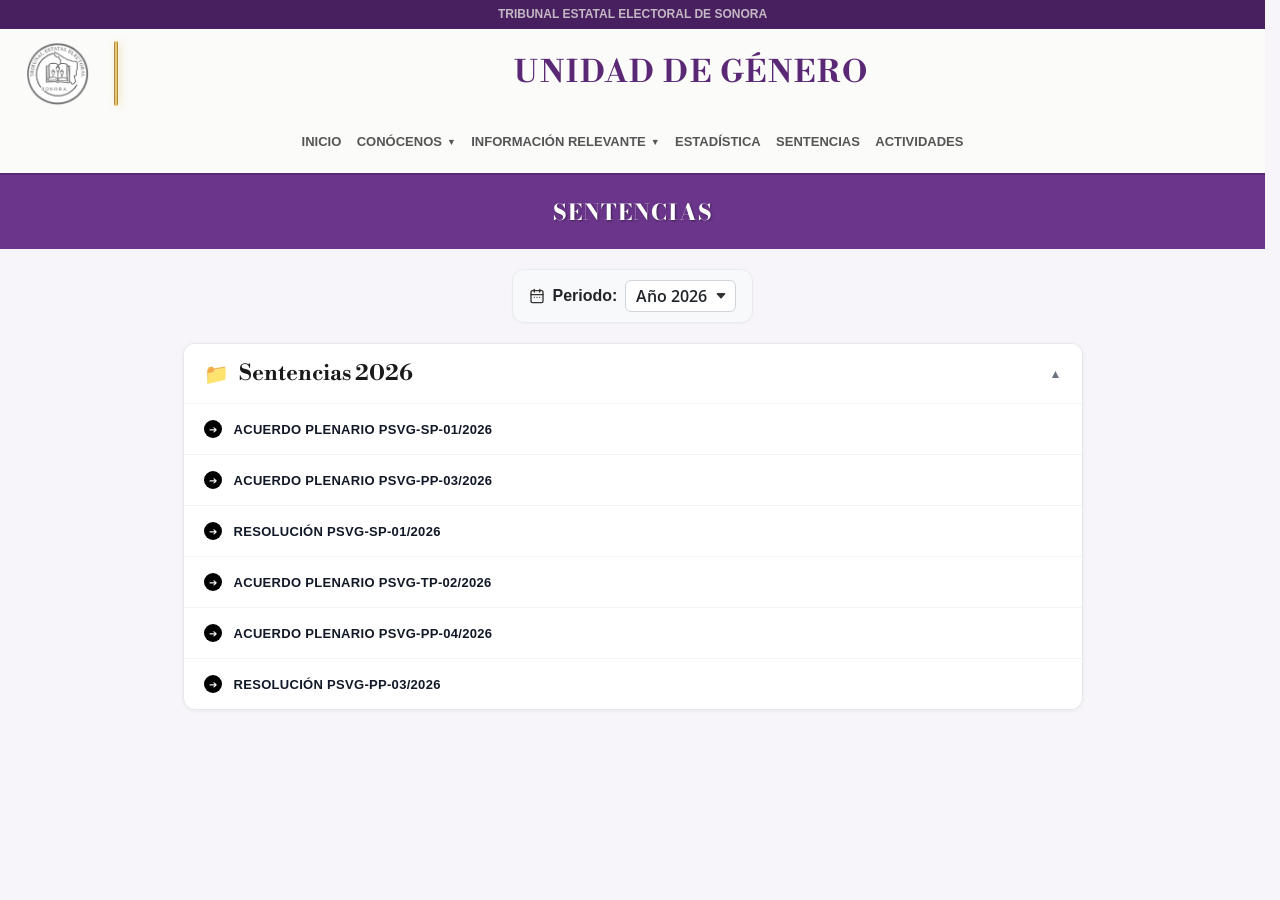
<file: sentencias.html>
<!DOCTYPE html>
<html lang="es">

<head>
  <meta charset="UTF-8">
  <meta name="viewport" content="width=device-width, initial-scale=1.0">
  <title>Protocolo para la Atención de la Violencia Política contra las Mujeres en Razón de Género en Sonora | Unidad de Género - TEE Sonora</title>

  <!-- Fuentes -->
  <link rel="preconnect" href="https://fonts.googleapis.com">
  <link rel="preconnect" href="https://fonts.gstatic.com" crossorigin>
  <link href="https://fonts.googleapis.com/css2?family=Libre+Bodoni:ital,wght@0,400..700;1,400..700&family=Open+Sans:wght@400;500;600;700&display=swap" rel="stylesheet">
<link href="https://fonts.googleapis.com/css2?family=Bodoni+Moda:opsz,wght@6..96,700&display=swap" rel="stylesheet">
  <!-- Estilos (comunes + de la página) -->
  <link rel="stylesheet" href="assets/css/base.css">
  <link rel="stylesheet" href="assets/css/header.css">
  <link rel="stylesheet" href="assets/css/visor-pdf.css">
</head>

<body>

  <!-- ========== ENCABEZADO (igual en todas las páginas) ========== -->
  <div class="top-bar">
    <strong>TRIBUNAL ESTATAL ELECTORAL DE SONORA</strong>
  </div>

  <header class="header-navigation">
    <a href="index.html" class="logo">
      <img src="assets/img/logo-tee.png" alt="Logo TEE Sonora">
    </a>
    <div class="linea-separadora-dorada"></div>
    <div class="titulo-contenedor">
      <h1 class="titulo-encabezado">UNIDAD DE GÉNERO</h1>
    </div>
    

    <nav class="menu-principal">
      <ul class="nav-list">
        <li class="nav-item">
          <a href="index.html" class="nav-link inicio">INICIO</a>
        </li>

        <!-- CONÓCENOS -->
        <li class="nav-item dropdown">
          <a href="#" class="nav-link">CONÓCENOS <span class="flecha">&#9660;</span></a>
          <ul class="dropdown-menu">
            <li><a href="que-hacemos.html">¿Qué Hacemos?</a></li>
            <li><a href="atribuciones.html">Atribuciones</a></li>
            <li><a href="marco-juridico.html">Marco Jurídico</a></li>
          </ul>
        </li>

        <!-- INFORMACIÓN RELEVANTE -->
        <li class="nav-item dropdown">
          <a href="#" class="nav-link">INFORMACIÓN RELEVANTE <span class="flecha">&#9660;</span></a>
          <ul class="dropdown-menu">
            <li><a href="guia.html">Guía para Juzgar con Perspectiva de Género en Materia Electoral</a></li>
            <li><a href="protocolo-vpmrg.html">Protocolo VPMRG</a></li>
            <li><a href="pacto_social.html">Pacto Social</a></li>
            <li><a href="https://www.ieesonora.org.mx/registro_local_personas_sancionadas" target="_blank" rel="noopener noreferrer">Registro Local de Personas Sancionadas</a></li>
          </ul>
        </li>

        <li class="nav-item"><a href="estadistica.html" class="nav-link">ESTADÍSTICA</a></li>
        <li class="nav-item"><a href="sentencias.html" class="nav-link">SENTENCIAS</a></li>
        <li class="nav-item"><a href="actividades.html" class="nav-link">ACTIVIDADES</a></li>
      </ul>
    </nav>
  </header>

    <!-- ========== FIN ENCABEZADO ========== -->

    <div class="banner-morado">
  <div class="banner-contenido">
    <h2>Sentencias</h2>
    <!-- Si necesitas un botón como el de la imagen, puedes agregar esto: -->
    <!-- <a href="#" class="btn-descargar">Ver Sentencias</a> -->
  </div>
</div>

<!-- Carga de la tipografía Serif para el título -->
<link rel="preconnect" href="https://fonts.googleapis.com">
<link rel="preconnect" href="https://fonts.gstatic.com" crossorigin>
<link href="https://fonts.googleapis.com/css2?family=Bodoni+Moda:opsz,wght@6..96,700&display=swap" rel="stylesheet">

<!-- 1. Menú de Selección de Periodo -->
<div class="centrado-padre">
  <div class="contenedor-filtro">
    <div class="caja-periodo">
      <span class="icono-calendario">
        <svg xmlns="http://www.w3.org/2000/svg" width="16" height="16" viewBox="0 0 24 24" fill="none" stroke="currentColor" stroke-width="2" stroke-linecap="round" stroke-linejoin="round">
          <rect x="3" y="4" width="18" height="18" rx="2" ry="2"></rect>
          <line x1="16" y1="2" x2="16" y2="6"></line>
          <line x1="8" y1="2" x2="8" y2="6"></line>
          <line x1="3" y1="10" x2="21" y2="10"></line>
          <line x1="8" y1="14" x2="8.01" y2="14"></line>
          <line x1="12" y1="14" x2="12.01" y2="14"></line>
          <line x1="16" y1="14" x2="16.01" y2="14"></line>
        </svg>
      </span>
      <label for="select-periodo" class="etiqueta-periodo">Periodo:</label>
      <select id="select-periodo" class="menu-desplegable" onchange="cambiarAño(this.value)">
        <option value="2026" selected>Año 2026</option>
        <option value="2025">Año 2025</option>
        <option value="2024">Año 2024</option>
        <option value="2023">Año 2023</option>
        <option value="2022">Año 2022</option>
        <option value="2021">Año 2021</option>
        <option value="2020">Año 2020</option>
      </select>
    </div>
  </div>
</div>

<!-- 2. Caja contenedora de Sentencias -->
<div class="caja-sentencias">
  <div class="caja-header">
    <div class="caja-titulo">
      <span class="icono-carpeta">📁</span>
      <h2 id="titulo-sentencias">Sentencias 2026 (0)</h2>
    </div>
    <span class="flecha-desplegable">▲</span>
  </div>

  <!-- La lista de documentos se insertará aquí con JavaScript -->
  <ul class="lista-documentos" id="lista-documentos"></ul>
</div>

<script>
  // Base de datos de documentos por año
  const documentosPorAno = {
    "2026": [
      { nombre: "ACUERDO PLENARIO PSVG-SP-01/2026", url: "https://www.teesonora.org.mx/docs/resoluciones/2026/05/ACUERDO-PLENARIO-PSVG-SP-01-2026.pdf" },
      { nombre: "ACUERDO PLENARIO PSVG-PP-03/2026", url: "https://www.teesonora.org.mx/docs/resoluciones/2026/06/RESOLUCION%20PSVG-PP-03-2026.pdf" },
      { nombre: "RESOLUCIÓN PSVG-SP-01/2026", url: "https://www.teesonora.org.mx/docs/resoluciones/2026/06/RESOLUCION-PSVG-SP-01-2026.pdf" },
      { nombre: "ACUERDO PLENARIO PSVG-TP-02/2026", url: "https://www.teesonora.org.mx/docs/resoluciones/2026/06/ACUERDO-PLENARIO%20PSVG-TP-02-2026.pdf" },
      { nombre: "ACUERDO PLENARIO PSVG-PP-04/2026", url: "https://www.teesonora.org.mx/docs/resoluciones/2026/08/ACUERDO-PLENARIO-PSVG-PP-04-2026.pdf" },
      { nombre: "RESOLUCIÓN PSVG-PP-03/2026", url: "https://www.teesonora.org.mx/docs/resoluciones/2026/09/RESOLUCI%C3%93N_PSVG-PP-03-2026_0001.pdf" }
    ],
    "2025": [
      { nombre: "PSVG-TP-01/2025", url: "https://www.teesonora.org.mx/docs/resoluciones/2025/01/PSVG-TP-01-2025.pdf" },
      { nombre: "ACUERDO PLENARIO PSVG-SP-08/2024", url: "https://www.teesonora.org.mx/docs/resoluciones/2025/01/ACUERDO-PLENARIO-PSVG-SP-08-2024.pdf" },
      { nombre: "PSVG-SP-02/2025", url: "https://www.teesonora.org.mx/docs/resoluciones/2025/02/PSVG-SP-02-2025.pdf" },
      { nombre: "ACUERDO PLENARIO PSVG-TP-03/2025", url: "https://www.teesonora.org.mx/docs/resoluciones/2025/04/TEE-ACUERDO-PLENARIO-PSVG-TP-03-2025.pdf" },
      { nombre: "PSVG-SP-08/2024", url: "https://www.teesonora.org.mx/docs/resoluciones/2025/04/PSVG-SP-08-2024.pdf" },
      { nombre: "PSVG-TP-02/2024", url: "https://www.teesonora.org.mx/docs/resoluciones/2025/05/RESOLUCION-PSVG-TP-02-2024.pdf" },
      { nombre: "PSVG-PP-01/2023", url: "https://www.teesonora.org.mx/docs/resoluciones/2025/06/PSVG-PP-01-2023.pdf" },
      { nombre: "PSVG-TP-03/2024", url: "https://www.teesonora.org.mx/docs/resoluciones/2025/06/RESOLUCION-PSVG-TP-03-2024.pdf" },
      { nombre: "ACUERDO PLENARIO PSVG-SP-04/2022", url: "https://www.teesonora.org.mx/docs/resoluciones/2025/10/PSVG-SP-04-2022.pdf" }
    
    ],
    "2024": [
      { nombre: "ACUERDO PLENARIO PSVG-SP-04/2022.", url: "https://www.teesonora.org.mx/docs/resoluciones/2024/03/PSVG-SP-04-2022.pdf" },
      { nombre: "ACUERDO PLENARIO PSVG-TP-01/2024", url: "https://www.teesonora.org.mx/docs/resoluciones/2024/07/PSVG-TP-01-2024.pdf" },
      { nombre: "ACUERDO PLENARIO PSVG-PP-04/2024", url: "https://www.teesonora.org.mx/docs/resoluciones/2024/08/ACUERDO-PLENARIO-PSVG-PP-04-2024.pdf" },
      { nombre: "PSVG-TP-02/2024 ACUERDO PLENARIO", url: "https://www.teesonora.org.mx/docs/resoluciones/2024/08/PSVG-TP-02-2024.pdf" },
      { nombre: "PSVG-TP-01/2024", url: "https://www.teesonora.org.mx/docs/resoluciones/2024/09/PSVG-TP-01-2024.pdf" },
      { nombre: "PSVG-PP-04/2024", url: "https://www.teesonora.org.mx/docs/resoluciones/2024/10/PSVG-PP-04-2004.pdf" },
      { nombre: "PSVG-SP-07/2024", url: "https://www.teesonora.org.mx/docs/resoluciones/2024/11/PSVG-SP-07-2024.pdf" },
      { nombre: "PSVG-PP-06/2024", url: "https://www.teesonora.org.mx/docs/resoluciones/2024/11/PSVG-PP-06-2024.pdf" },
      { nombre: "PSVG-TP-05/2024", url: "https://www.teesonora.org.mx/docs/resoluciones/2024/11/PSVG-TP-05-2024.pdf" },
      { nombre: "ACUERDO PLENARIO PSVG-TP-03/2024", url: "https://www.teesonora.org.mx/docs/resoluciones/2024/11/ACUERDO%20PLENARIO%20PSVG-TP-03-2024-11.pdf" }
    ],
    "2023": [
        { nombre: "ACUERDO PLENARIO PSVG-SP-04/2022", url: "https://www.teesonora.org.mx/docs/resoluciones/2023/02/PSVG-SP-04-2022-17.pdf" },
        { nombre: "ACUERDO PLENARIO PSVG-PP-01/2023", url: "https://www.teesonora.org.mx/docs/resoluciones/2023/03/PSVG-PP-01-2023-09.pdf" },
        { nombre: "ACUERDO PLENARIO PSVG-SP-02/2023", url: "https://www.teesonora.org.mx/docs/resoluciones/2023/08/PSVGSP0223-2.pdf" },
        { nombre: "PSVG-PP-01/2023", url: "https://www.teesonora.org.mx/docs/resoluciones/2023/09/RESOLUCION-PSVG-PP-01-2023.pdf" },
        { nombre: "PSVG-SP-02/2023", url: "https://www.teesonora.org.mx/docs/resoluciones/2023/10/PSVGSP0223.pdf" },
        { nombre: "PSVG-SP-04/2022", url: "https://www.teesonora.org.mx/docs/resoluciones/2023/12/PSVGSP0422X.pdf" },
        { nombre: "PSVG-SP-02/2023 CUMPLIMENTADORA DE SG-JDC-98/2023", url: "https://www.teesonora.org.mx/docs/resoluciones/2023/12/PSVGSP0223-1.pdf" }
    ],
    "2022": [
        { nombre: "PSVG-TP-10-2021", url: "https://www.teesonora.org.mx/docs/resoluciones/2022/01/PSVG-TP-10-2021.pdf" },
        { nombre: "PSVG-SP-06-2021 CUMPLIMENTADORA", url: "https://www.teesonora.org.mx/docs/resoluciones/2022/01/PSVG-SP-06-2021.pdf" },
        { nombre: "PSVG-TP-02-2022", url: "https://www.teesonora.org.mx/docs/resoluciones/2022/02/PSVG-TP-02-2022.pdf" },
        { nombre: "PSVG-SP-01-2022", url: "https://www.teesonora.org.mx/docs/resoluciones/2022/02/PSVG-SP-01-2022.pdf" },
        { nombre: "PSVG-TP-10-2021 - CUMPLIMENTADORA", url: "https://www.teesonora.org.mx/docs/resoluciones/2022/03/PSVG-TP-10-21.pdf" },
        { nombre: "PSVG-SP-11-2021", url: "https://www.teesonora.org.mx/docs/resoluciones/2022/03/PSVG-SP-11-2021A.pdf" },
        { nombre: "PSVG-SP-06-2021 CUMPLIMENTADORA", url: "https://www.teesonora.org.mx/docs/resoluciones/2022/04/PSVG-SP-06-2021-CUMPLIMENTADORA.pdf" },
        { nombre: "PSVG-SP-06-2021 CUMPLIMENTADORA", url: "https://www.teesonora.org.mx/docs/resoluciones/2022/05/PSVG-SP-06-2021-CUMPLI.pdf" },
        { nombre: "ACUERDO PLENARIO PSVG-PP-03-2022", url: "https://www.teesonora.org.mx/docs/resoluciones/2022/08/PSVG-PP-03-2022-.pdf" },
        { nombre: "PSVG-PP-03-2022", url: "https://www.teesonora.org.mx/docs/resoluciones/2022/10/PSVG-PP-03-2022.pdf" },
        { nombre: "PSVG-SP-04-2022", url: "https://www.teesonora.org.mx/docs/resoluciones/2022/12/PSVG-SP-04-2022-15.pdf" }
    
    ],
    "2021": [
        { nombre: " ACUERDO PLENARIO PSVG-TP-01-2021", url: "https://www.teesonora.org.mx/docs/resoluciones/2021/02/PSVG-TP-01-21%20febrero.pdf" },
        { nombre: "PSVG-TP-01-2020", url: "https://www.teesonora.org.mx/docs/resoluciones/2021/02/PSVG-SP-01-20.pdf" }, 
        { nombre: "ACUERDO PLENARIO PSVG-TP-01-2021", url: "https://www.teesonora.org.mx/docs/resoluciones/2021/03/PSVG-TP-01-21.pdf" },
        { nombre: "PSVG-SP-01-2020", url: "https://www.teesonora.org.mx/docs/resoluciones/2021/03/PSVG-SP-01-2020.pdf" }, 
        { nombre: "PSVG-SP-02-2021", url: "https://www.teesonora.org.mx/docs/resoluciones/2021/06/PSVG-SP-02-21-J.pdf" },
        { nombre: "PSVG-PP-03-2021", url: "https://www.teesonora.org.mx/docs/resoluciones/2021/06/PSVG-PP-03-21.pdf" },
        { nombre: "PSVG-SP-04-2021", url: "https://www.teesonora.org.mx/docs/resoluciones/2021/06/PSVG-SP-04-21.pdf" },
        { nombre: "PSVG-TP-01-2021", url: "https://www.teesonora.org.mx/docs/resoluciones/2021/07/PSVGT0121.pdf" },
         { nombre: "PSVG-PP-05-2021", url: "https://www.teesonora.org.mx/docs/resoluciones/2021/07/PSVGP0521.pdf" },
        { nombre: "PSVG-SP-06-2021", url: "https://www.teesonora.org.mx/docs/resoluciones/2021/07/PSVGS0621.pdf" },
        { nombre: "PSVG-TP-07-2021", url: "https://www.teesonora.org.mx/docs/resoluciones/2021/08/PSVG-TP-07-21.pdf" },
        { nombre: "PSVG-SP-02-2021", url: "https://www.teesonora.org.mx/docs/resoluciones/2021/09/PSVG-SP-02-21.pdf" },
        { nombre: "PSVG-PP-08-2021", url: "https://www.teesonora.org.mx/docs/resoluciones/2021/09/PSVG-PP-08-21.pdf" },
        { nombre: "PSVG-SP-09-2021", url: "https://www.teesonora.org.mx/docs/resoluciones/2021/09/PSVG-SP-09-21.pdf" },
        { nombre: "ACUERDO PLENARIO PSVG-TP-10-2021", url: "https://www.teesonora.org.mx/docs/resoluciones/2021/10/PSVG-TP-10-21.pdf" },
        { nombre: "PSVG-TP-01-2021", url: "https://www.teesonora.org.mx/docs/resoluciones/2021/11/PSVG-TP-01-21.pdf" },
        { nombre: "PSVG-SP-11-2021", url: "https://www.teesonora.org.mx/docs/resoluciones/2021/12/PSVG-SP-11-21.pdf" }

    ],
    "2020": [  
    { nombre: "PSVG-TP-01/2020", url: "https://www.teesonora.org.mx/docs/resoluciones/2021/02/PSVG-SP-01-20.pdf" },
    { nombre: "PSVG-SP-01/2020", url: "https://www.teesonora.org.mx/docs/resoluciones/2021/06/PSVG-SP-04-21.pdf" }
    ]
  };

  function cambiarAño(ano) {
    const lista = document.getElementById("lista-documentos");
    const titulo = document.getElementById("titulo-sentencias");
    const docs = documentosPorAno[ano] || [];

    // Actualizar título y contador
    titulo.textContent = `Sentencias ${ano}`;

    // Limpiar lista actual
    lista.innerHTML = "";

    // Si no hay documentos en el año
    if (docs.length === 0) {
      lista.innerHTML = `
        <li>
          <div class="link-documento" style="color: #6b7280; font-weight: normal;">
            No hay sentencias disponibles para este periodo.
          </div>
        </li>`;
      return;
    }

    // Renderizar lista con links
    docs.forEach(doc => {
      const li = document.createElement("li");
      li.innerHTML = `
        <a href="${doc.url}" target="_blank" class="link-documento">
          <span class="flecha-icono">➔</span>
          <span class="texto-documento">${doc.nombre}</span>
        </a>
      `;
      lista.appendChild(li);
    });
  }

  // Cargar por defecto el año 2026 al inicio
  cambiarAño("2026");
</script>
</file>
<file: assets/css/base.css>
/* ==========================================================
   BASE: reset, variables y estilos globales
   ========================================================== */

:root {
  --morado: #5b2875;
  --morado-oscuro: #48205f;
  --morado-hover: #8339a8;
  --morado-claro: #f5f0f8;
  --lila-texto: #c3b8c4;
  --fondo-pagina: #f7f5f9;
  --fondo-header: #fbfbfa;
  --texto: #333333;

  --fuente-titulos: "Libre Bodoni", serif;
  --fuente-texto: "Open Sans", sans-serif;
}

* {
  margin: 0;
  padding: 0;
  box-sizing: border-box;
}

html {
  width: 100%;
  max-width: 100%;
  scrollbar-gutter: stable;
}

body {
  width: 100%;
  max-width: 100%;
  overflow-x: hidden;
  background-color: var(--fondo-pagina);
}

img {
  max-width: 100%;
}

/* Pie de página (igual en todas las páginas) */
.footer {
  padding: 16px;
  text-align: center;
  font-family: var(--fuente-texto);
  font-size: 13px;
  color: #777777;
}

/* Página provisional */
.pagina-construccion {
  display: flex;
  flex-direction: column;
  min-height: 100vh;
}

.mensaje-construccion {
  display: grid;
  flex: 1;
  place-items: center;
  padding: 60px 20px;
  color: var(--morado-oscuro);
  font-family: var(--fuente-titulos);
  font-size: clamp(20px, 3vw, 30px);
  text-align: center;
}

/* Formato para negritas */
strong {
  color: #111111;
  font-weight: 700;
}
</file>
<file: assets/css/header.css>
/* ==========================================================
   HEADER: barra superior, encabezado y menú de navegación
   ========================================================== */

/* 1. Barra superior morada */
.top-bar {
  background-color: var(--morado-oscuro);
  color: var(--lila-texto);
  min-height: 25px;
  padding: 2px 16px;
  font-family: "Outfit", sans-serif;
  font-size: 12px;
  line-height: 25px;
  text-align: center;
}

.top-bar strong {
  color: var(--lila-texto);
}

/* 2. Contenedor principal del encabezado */
.header-navigation {
  position: relative;
  z-index: 1000; /* Mantiene el submenú por encima del resto de la página */
  overflow: visible;
  display: flex;
  flex-wrap: wrap;
  align-items: center;
  justify-content: space-between;
  gap: 16px clamp(16px, 2vw, 36px);
  padding: 12px clamp(16px, 2vw, 40px);
  background-color: var(--fondo-header);
  border-bottom: 2px solid var(--morado);
}

.header-navigation > .logo {
  flex: 0 0 auto;
}

.header-navigation .titulo-contenedor {
  flex: 1 0 auto;
}

.logo img {
  height: clamp(64px, 5vw, 90px);
  width: auto;
  display: block;
  margin: 0;
}

/* Línea vertical dorada con efecto metálico */
.linea-separadora-dorada {
  flex: 0 0 4px;
  width: 6px;
  height: 65px;
  background: linear-gradient(90deg,
      #9A7023 0%,
      #C5A059 25%,
      #FFE8A3 50%,
      #D4AF37 75%,
      #8A6016 100%);
  border-radius: 2px;
  box-shadow: 2px 0 8px rgba(212, 175, 55, 0.35);
}

/* Texto UNIDAD DE GÉNERO */
.titulo-encabezado {
  color: var(--morado);
  font-size: clamp(28px, 2.4vw, 46px);
  font-weight: 700;
  font-family: var(--fuente-titulos);
  text-transform: uppercase;
  letter-spacing: clamp(1px, 0.15vw, 3px);
  line-height: 1.1;
  white-space: nowrap;
}

/* 3. Menú de navegación */
.menu-principal {
  display: flex;
  flex: 0 0 auto;
  align-items: center;
  justify-content: center;
  max-width: 100%;
  font-family: Arial, sans-serif;
}

.nav-list {
  list-style: none;
  display: flex;
  align-items: center;
  gap: clamp(12px, 1.2vw, 24px);
}

.nav-item {
  position: relative; /* Permite posicionar la lista flotante */
  flex: 0 0 auto;
}

.nav-link {
  text-decoration: none;
  color: #555555;
  font-weight: bold;
  font-size: 13px;
  text-transform: uppercase;
  white-space: nowrap;
  display: flex;
  align-items: center;
  gap: 5px;
  padding: 12px 0;
  transition: color 0.2s;
}


.nav-link:hover {
  color: var(--morado);
}

.flecha {
  font-size: 9px;
}

/* 4. Submenú desplegable */
.dropdown-menu {
  display: none;
  position: absolute;
  top: 100%;
  left: 0;
  z-index: 1000;
  min-width: 170px;
  list-style: none;
  padding: 8px 0;
  background-color: #ffffff;
  border-top: 3px solid var(--morado);
  border-radius: 0 0 4px 4px;
  box-shadow: 0 6px 15px rgba(0, 0, 0, 0.2);
}

.dropdown-menu li a {
  display: block;
  padding: 10px 18px;
  color: #444444;
  text-decoration: none;
  font-size: 14px;
  font-weight: 500;
  transition: background-color 0.2s, color 0.2s;
}

.dropdown-menu li a:hover {
  background-color: var(--morado-claro);
  color: var(--morado);
}

.nav-item.dropdown:hover .dropdown-menu,
.nav-item.dropdown:focus-within .dropdown-menu {
  display: block;
}

/* 5. Pantallas medianas y pequeñas */
@media (max-width: 1400px) {
  .header-navigation .menu-principal {
    flex-basis: 100%;
  }

  .header-navigation .titulo-contenedor {
    text-align: center;
  }

  .header-navigation .nav-list {
    flex-wrap: wrap;
    justify-content: center;
  }

  .dropdown-menu {
    min-width: 0;
    width: min(280px, 80vw);
  }

  .nav-item.dropdown:nth-child(3) .dropdown-menu {
    right: 0;
    left: auto;
  }
}

@media (max-width: 768px) {
  .header-navigation {
    padding: 10px 16px;
    gap: 16px;
  }

  .logo img {
    height: 60px;
  }

  .linea-separadora-dorada {
    height: 45px;
  }

  .titulo-encabezado {
    font-size: clamp(20px, 4.5vw, 28px);
    letter-spacing: 1px;
    white-space: normal;
    overflow-wrap: anywhere;
  }

  .header-navigation .titulo-contenedor {
    flex: 1 1 0;
    min-width: 0;
  }

  .nav-list {
    flex-wrap: wrap;
    justify-content: center;
    gap: 4px 18px;
  }
}

.banner-morado {
  background-color: #6a358a; /* Tono morado alineado con la barra */
  width: 100%;
  padding: 20px 0;
  display: flex;
  justify-content: center;
  align-items: center;
}

.banner-contenido {
  max-width: 1200px;
  width: 90%;
  display: flex;
  justify-content: center;
  align-items: center;
  gap: 20px;
}

.banner-contenido h2 {
  color: #ffffff;
  font-family: Arial, sans-serif;
  font-size: 22px;
  font-weight: bold;
  margin: 0;
  text-align: center;
}

/* Tarjeta/Caja contenedora idéntica a la interfaz */
.contenedor-filtro {
  background-color: #f8f9fad7; /* Fondo gris claro suave */
  border: 1px solid #e9ecef;   /* Borde fino */
  border-radius: 12px;        /* Esquinas muy redondeadas */
  padding: 10px 16px;
  display: inline-flex;
  align-items: center;
  box-shadow: 0 1px 2px rgba(0, 0, 0, 0.03);
}

.caja-periodo {
  display: flex;
  align-items: center;
  gap: 8px;
}

.icono-calendario {
  color: #333333;
  display: flex;
  align-items: center;
}

.etiqueta-periodo {
  font-family: -apple-system, BlinkMacSystemFont, "Segoe UI", Roboto, sans-serif;
  font-size: 16px;
  font-weight: 700;
  color: #212529;
  cursor: pointer;
}

/* Selector estilizado igual a la imagen */
.menu-desplegable {
  background-color: #ffffff;
  border: 1px solid #ced4da;
  border-radius: 6px;
  padding: 4px 28px 4px 10px;

  font-family: var(--fuente-texto);
  font-size: 16px;
  font-weight: 600;
  color: #212529;
  cursor: pointer;
  outline: none;
  /* Personalización de la flecha */
  appearance: none;
  -webkit-appearance: none;
  background-image: url("data:image/svg+xml;utf8,<svg xmlns='http://www.w3.org/2000/svg' width='12' height='12' fill='%23333' viewBox='0 0 16 16'><path d='M7.247 11.14 2.451 5.658C1.885 5.013 2.345 4 3.204 4h9.592a1 1 0 0 1 .753 1.659l-4.796 5.48a1 1 0 0 1-1.506 0z'/></svg>");
  background-repeat: no-repeat;
  background-position: right 8px center;
}

.menu-desplegable:hover {
  border-color: #adb5bd;
}

.menu-desplegable:focus {
  border-color: #0d6efd;
}



/* Centrado del selector de periodo */
.centrado-padre {
  display: flex;
  justify-content: center;
  align-items: center;
  width: 100%;
  margin: 20px 0;
}

.contenedor-filtro {
  background-color: #f8f9fa;
  border: 1px solid #e9ecef;
  border-radius: 12px;
  padding: 10px 16px;
  display: inline-flex;
  align-items: center;
  box-shadow: 0 1px 2px rgba(0, 0, 0, 0.03);
}



/* Caja de Sentencias centrada */
.caja-sentencias {
  background-color: #ffffff;
  border: 1px solid #e5e7eb;
  border-radius: 12px;
  width: 90%;
  max-width: 900px;
  margin: 20px auto;
  box-shadow: 0 1px 4px rgba(0, 0, 0, 0.05);
  overflow: hidden;
  font-family: -apple-system, BlinkMacSystemFont, "Segoe UI", Roboto, sans-serif;
}

.caja-header {
  display: flex;
  justify-content: space-between;
  align-items: center;
  padding: 16px 20px;
  background-color: #ffffff;
}

.caja-titulo {
  display: flex;
  align-items: center;
  gap: 10px;
}

.icono-carpeta {
  font-size: 20px;
}

.caja-titulo h2 {
  font-family: var(--fuente-titulos);
  
  font-size: 22px;
  font-weight: 700;
  color: #1a1a1a;
  margin: 0;
}

.flecha-desplegable {
  color: #6b7280;
  font-size: 12px;
}

.lista-documentos {
  list-style: none;
  padding: 0;
  margin: 0;
}

.lista-documentos li {
  border-top: 1px solid #f3f4f6;
}

.link-documento {
  display: flex;
  align-items: center;
  gap: 12px;
  padding: 16px 20px;
  text-decoration: none;
  transition: background-color 0.2s ease;
}

.link-documento:hover {
  background-color: #f9fafb;
}

.flecha-icono {
  background-color: #000000;
  color: #ffffff;
  border-radius: 50%;
  width: 18px;
  height: 18px;
  display: flex;
  align-items: center;
  justify-content: center;
  font-size: 10px;
  flex-shrink: 0;
}

.texto-documento {
  color: #111827;
  font-size: 13px;
  font-weight: 700;
  letter-spacing: 0.3px;
}



.banner-naranja {
  /* Fondo con degradado ocre/naranja dorado idéntico al de la imagen */
  background: linear-gradient(180deg, #a46e12 0%, #915f0d 100%);
  width: 100%;
  padding: 16px 0;
  display: flex;
  justify-content: center;
  align-items: center;
  box-shadow: 0 2px 4px rgba(0, 0, 0, 0.1);
}

.banner-contenido {
  max-width: 1200px;
  width: 90%;
  display: flex;
  justify-content: center;
  align-items: center;
}

.banner-contenido h2 {
  color: #ffffff;
  font-family: 'Bodoni Moda', sans-serif; /* O la tipografía que estés usando */
  font-size: 22px;
  font-weight: 800;
  margin: 0;
  text-align: center;
  letter-spacing: 1px;
  text-transform: uppercase;
  /* Sombra suave de texto para darle el realce de la imagen */
  text-shadow: 1px 1px 2px rgba(0, 0, 0, 0.4);
}


.contenedor-video {
  max-width: 1000px; /* Mismo ancho que la caja de sentencias */
  width: 90%;
  margin: 20px auto; /* Lo centra horizontalmente */
  border-radius: 12px;
  overflow: hidden;
  box-shadow: 0 4px 12px rgba(0, 0, 0, 0.1);
  background-color: #000000;
}

.contenedor-video video {
  width: 100%;
  height: auto;
  display: block;
}
</file>
<file: assets/css/actividades.css>
.actividades-page {
  width: min(1440px, 96%);
  margin: 0 auto;
  padding: 42px 0 52px;
  color: var(--texto);
  font-family: var(--fuente-texto);
  line-height: 1.65;
}

.banner-naranja .banner-contenido h2 {
  font-family: var(--fuente-titulos);
}

.actividades-intro {
  max-width: 760px;
  margin-bottom: 36px;
}

.actividades-eyebrow {
  color: #87551e;
  font-size: 12px;
  font-weight: 600;
}

.actividades-intro h2,
.actividades-heading h3 {
  color: var(--morado-oscuro);
  font-family: var(--fuente-titulos);
  font-weight: 600;
}

.actividades-intro h2 {
  margin: 6px 0 12px;
  font-size: clamp(30px, 4vw, 40px);
}

.actividades-intro > p:last-child,
.actividades-heading p {
  color: #65596b;
  font-size: 14px;
}

.actividades-heading {
  margin-bottom: 20px;
}

.actividades-heading h3 {
  margin-bottom: 4px;
  font-size: 27px;
}

.actividades-videos {
  display: grid;
  grid-template-columns: repeat(2, minmax(0, 1fr));
  gap: 28px;
}

.actividad-video-card,
.actividad-foto-card {
  overflow: hidden;
  border: 1px solid #e6dfe9;
  border-radius: 14px;
  background: #ffffff;
}

.actividad-video-link {
  display: block;
  height: 100%;
  color: inherit;
  text-decoration: none;
}

.actividad-video-cover {
  position: relative;
  display: grid;
  aspect-ratio: 4 / 3;
  place-items: center;
  overflow: hidden;
  background: #211a24;
}

.actividad-video-cover img {
  width: 100%;
  height: 100%;
  object-fit: contain;
}

.actividad-play {
  position: absolute;
  display: grid;
  width: 58px;
  height: 58px;
  place-items: center;
  padding-left: 3px;
  border: 1px solid rgba(255, 255, 255, 0.8);
  border-radius: 50%;
  background: rgba(72, 32, 95, 0.85);
  color: #ffffff;
  font-size: 23px;
  transition: background-color 0.2s ease;
}

.actividad-video-link:hover .actividad-play {
  background: var(--morado-hover);
}

.actividad-video-link:focus-visible {
  outline: 3px solid var(--morado-hover);
  outline-offset: -4px;
}

.actividad-video-copy,
.actividad-foto-copy {
  padding: 20px 24px;
}

.actividad-video-copy h4,
.actividad-foto-copy h4 {
  margin: 4px 0 10px;
  color: var(--morado-oscuro);
  font-size: 18px;
  line-height: 1.4;
}

.actividad-video-action {
  color: var(--morado);
  font-size: 13px;
}

.actividades-gallery {
  margin-top: 44px;
}

.actividades-fotos {
  display: grid;
  grid-template-columns: repeat(2, minmax(0, 1fr));
  gap: 20px;
  max-width: 940px;
  margin: 0 auto;
}

.actividad-foto-card > img {
  display: block;
  width: 100%;
  height: auto;
  aspect-ratio: 16 / 10;
  object-fit: cover;
  object-position: center;
  background: #f2eef4;
}

.actividad-foto-pendiente {
  display: flex;
  flex-direction: column;
  justify-content: center;
  align-items: center;
  aspect-ratio: 4 / 3;
  padding: 20px;
  background: #eee8f2;
  color: #65596b;
  text-align: center;
  font-size: 14px;
}

.actividad-foto-pendiente > span {
  color: #9a83aa;
  font-size: 40px;
}

.actividad-foto-pendiente small {
  font-size: 12px;
}

.actividad-foto-copy {
  padding: 16px 18px;
}

.actividad-foto-copy h4 {
  font-size: 16px;
}

.actividad-foto-copy > p:last-child {
  font-size: 14px;
}

.actividades-publicaciones {
  margin-top: 48px;
  padding-top: 32px;
  border-top: 1px solid #e6dfe9;
}

.publicaciones-controls {
  display: flex;
  align-items: center;
  justify-content: space-between;
  gap: 16px;
  margin-bottom: 14px;
  color: #65596b;
  font-size: 13px;
}

.publicaciones-arrows {
  display: flex;
  flex-shrink: 0;
  gap: 8px;
}

.publicaciones-arrows button {
  width: 44px;
  height: 44px;
  border: 1px solid #d8c9e0;
  border-radius: 50%;
  background: #ffffff;
  color: var(--morado-oscuro);
  font-size: 30px;
  cursor: pointer;
}

.publicaciones-arrows button:hover:not(:disabled) {
  background: var(--morado-claro);
}

.publicaciones-arrows button:disabled {
  opacity: 0.4;
  cursor: default;
}

.publicaciones-carrusel {
  overflow-x: auto;
  overscroll-behavior-x: contain;
  scroll-snap-type: x mandatory;
  scrollbar-width: thin;
  scrollbar-color: #b69bc5 #eee8f2;
}

.publicaciones-track {
  display: flex;
  gap: 20px;
  padding: 6px 4px 16px;
  list-style: none;
}

.publicaciones-track li {
  flex: 0 0 clamp(240px, 27vw, 320px);
  scroll-snap-align: start;
}

.publicaciones-track a {
  display: block;
  overflow: hidden;
  border: 1px solid #e6dfe9;
  border-radius: 12px;
  background: #ffffff;
}

.publicaciones-track img {
  display: block;
  width: 100%;
  height: auto;
  aspect-ratio: 1;
  object-fit: contain;
}

.publicaciones-carrusel:focus-visible,
.publicaciones-track a:focus-visible,
.publicaciones-arrows button:focus-visible {
  outline: 3px solid var(--morado-hover);
  outline-offset: -3px;
}

.publicaciones-fuente {
  margin-top: 12px;
  color: #65596b;
  font-size: 12px;
}

.publicaciones-fuente a {
  color: var(--morado);
}

.actividad-modal {
  width: min(1040px, 94vw);
  max-height: 94vh;
  max-height: 94dvh;
  margin: auto;
  overflow-y: auto;
  border: 0;
  border-radius: 14px;
  background: #ffffff;
  color: var(--texto);
  font-family: var(--fuente-texto);
  box-shadow: 0 20px 80px rgba(0, 0, 0, 0.3);
}

.actividad-modal::backdrop {
  background: rgba(20, 13, 26, 0.8);
}

.actividad-modal-header {
  display: flex;
  align-items: center;
  justify-content: space-between;
  gap: 16px;
  padding: 12px 20px;
}

.actividad-modal-header h2 {
  font-size: 17px;
  font-weight: 600;
  color: var(--morado-oscuro);
}

.actividad-modal-close {
  flex: 0 0 44px;
  width: 44px;
  height: 44px;
  border: 0;
  border-radius: 50%;
  background: var(--morado-claro);
  color: var(--morado-oscuro);
  font-size: 30px;
  cursor: pointer;
}

.actividad-modal-close:focus-visible {
  outline: 3px solid var(--morado-hover);
  outline-offset: 2px;
}

.actividad-modal video {
  display: block;
  width: 100%;
  max-height: 70vh;
  max-height: 70dvh;
  background: #000000;
  object-fit: contain;
}

.actividad-modal-note,
.actividad-modal-error {
  padding: 12px 20px;
  font-size: 13px;
  line-height: 1.6;
}

.actividad-modal-error a {
  color: var(--morado);
}

body.actividad-modal-open {
  overflow: hidden;
}

@media (max-width: 900px) {
  .actividades-fotos {
    grid-template-columns: repeat(2, minmax(0, 1fr));
  }
}

@media (max-width: 600px) {
  .actividades-page {
    padding-top: 28px;
  }

  .actividades-videos,
  .actividades-fotos {
    grid-template-columns: minmax(0, 1fr);
    gap: 20px;
  }

  .actividad-modal-header {
    padding: 10px 14px;
  }
}

@media (prefers-reduced-motion: reduce) {
  .actividad-play {
    transition: none;
  }
}
</file>
<file: assets/css/contenido.css>
/* ==========================================================
   CONTENIDO: tarjeta blanca y listas de las páginas internas
   (que-hacemos, atribuciones, marco-juridico)
   ========================================================== */

/* Tarjeta blanca con sombra */
.tarjeta-elegante-contenedor {
  max-width: 900px;
  margin: 50px auto;
  padding: 45px 50px;
  background-color: #ffffff;
  border-top: 5px solid var(--morado);
  border-radius: 16px;
  box-shadow: 0 10px 30px rgba(91, 40, 117, 0.08);
  transition: transform 0.3s ease, box-shadow 0.3s ease;
}

.tarjeta-elegante-contenedor:hover {
  transform: translateY(-3px);
  box-shadow: 0 15px 35px rgba(91, 40, 117, 0.12);
}

/* Título de la página */
.titulo-destacado {
  text-align: center;
  font-size: 34px;
  font-family: var(--fuente-titulos);
  color: var(--morado-oscuro);
  margin-bottom: 35px;
  font-weight: 700;
}

/* Párrafo introductorio (Artículo 44) */
.intro-paragraph {
  font-family: var(--fuente-texto);
  font-size: 16px;
  line-height: 1.6;
  color: var(--texto);
  margin-bottom: 25px;
  text-align: justify;
}

/* Subtítulos (Internacional, Nacional, Estatal) */
.subtitulo-origen {
  font-family: var(--fuente-texto);
  font-size: 19px;
  font-weight: 700;
  color: var(--texto);
  margin: 35px 0 18px 0;
  padding-bottom: 8px;
  border-bottom: 2px solid #f0eaf5;
}

.subtitulo-origen:first-of-type {
  margin-top: 10px;
}

/* Lista con viñeta de palomita morada */
.lista-personalizada {
  list-style: none;
}

.subtitulo-reglamento {
  font-weight: bold;         /* Negrita */
  font-style: italic;           /* Aplica la cursiva */
  font-size: 20px;              /* Ajusta el tamaño al gusto */
  color: #4a4a4a;               /* Color gris oscuro elegante para combinar */
  margin-bottom: 2px;          /* Espaciado antes del artículo 44 */
  font-family: inherit;         /* Hereda la misma tipografía del documento */
}

/**ATRIBUCIOOONEEES**/
.lista-personalizada li {
  position: relative;
  padding-left: 35px;
  margin-bottom: 14px;
  font-family: var(--fuente-texto);
  font-size: 16px;
  line-height: 1.5;
  color: var(--texto);
  text-align: justify;
}

.lista-personalizada li:last-child {
  margin-bottom: 0;
}

.lista-personalizada li::before {
  content: "✓";
  position: absolute;
  left: 0;
  top: 2px;
  width: 20px;
  height: 20px;
  display: flex;
  align-items: center;
  justify-content: center;
  background-color: var(--morado);
  color: #ffffff;
  border-radius: 50%;
  font-size: 11px;
  font-weight: bold;
  box-shadow: 0 2px 6px rgba(91, 40, 117, 0.3);
}

/* Enlaces a documentos */
.lista-personalizada li a {
  color: var(--morado);
  text-decoration: none;
  font-weight: 500;
  transition: color 0.2s ease;
}

.lista-personalizada li a:hover {
  color: var(--morado-hover);
  text-decoration: underline;
}

@media (max-width: 768px) {
  .tarjeta-elegante-contenedor {
    margin: 24px 16px;
    padding: 30px 20px;
  }

  .titulo-destacado {
    font-size: 26px;
  }
}
</file>
<file: assets/css/inicio.css>
/* ==========================================================
   INICIO: banner y tarjetas interactivas (index.html)
   ========================================================== */

/* Banner principal */
.banner-hero {
  position: relative;
  width: 100%;
  height: 60vh; /* 60% del alto de la pantalla */
  min-height: 250px;
  overflow: hidden;
}

.imagen-banner {
  display: block;
  width: 100%;
  height: 100%;
  object-fit: cover; /* Mantiene la proporción sin deformar */
  object-position: center;
}

/* Contenedor de las 3 tarjetas */
.seccion-tarjetas {
  display: flex;
  flex-wrap: wrap;
  justify-content: center;
  align-items: center;
  gap: 30px;
  padding: 60px 40px;
  background-color: #f7f5f2;
}

/* Tarjeta con fondo beige-bronce desvanecido */
.tarjeta {
  position: relative;
  width: 340px;
  max-width: 100%;
  min-height: 440px; /* Se cambia height por min-height para evitar desbordes */
  padding: 30px 20px;
  display: flex;
  flex-direction: column;
  justify-content: center; /* Al inicio: centrado vertical */
  align-items: center;
  background: linear-gradient(180deg, #E6D8C3 0%, #CBB89E 50%, #B8A183 100%);
  border: 1px solid #D8C3A5;
  border-radius: 8px;
  box-shadow: 0 4px 15px rgba(0, 0, 0, 0.08);
  cursor: pointer;
  overflow: hidden;
  transition: box-shadow 0.45s ease;
}

/* Caja del título (inicia centrada) */
.tarjeta-caja {
  width: 85%;
  padding: 22px 18px;
  list-style: none;
  text-align: center;
  background: linear-gradient(135deg, #c9b08a 0%, #edd8b8 45%, #bfa278 70%, #997e56 100%);
  border: 1px solid #ffffff;
  border-radius: 12px;
  box-shadow: 0 2px 8px rgba(0, 0, 0, 0.15);
  transform: translateY(-10px);
  transition: transform 0.4s ease-in-out;
  cursor: pointer;
}

.tarjeta-caja::-webkit-details-marker {
  display: none;
}

.tarjeta-caja:focus-visible {
  outline: 3px solid #48205f;
  outline-offset: 4px;
}

.tarjeta-caja h2 {
  color: #ffffff;
  font-family: var(--fuente-titulos);
  font-size: 20px;
  font-weight: 700;
  letter-spacing: 2px;
  text-transform: uppercase;
  text-shadow: 0 1px 4px rgba(0, 0, 0, 0.4);
  -webkit-text-stroke: 0.4px #000000;
  paint-order: stroke fill;
}

/* Texto oculto al inicio */
.tarjeta-contenido {
  display: block;
  opacity: 0;
  max-height: 0;
  margin-top: 0;
  overflow: hidden;
  text-align: justify;
  hyphens: auto;
  transform: translateY(20px);
  transition: max-height 0.55s cubic-bezier(0.22, 1, 0.36, 1), opacity 0.3s ease, margin-top 0.80s ease, transform 0.45s ease;
}

.tarjeta-contenido p {
  color: #30271f;
  font-family: var(--fuente-texto);
  font-size: 16px;
  font-weight: 600;
  line-height: 1.5;
}

/* --- Apertura de las tarjetas --- */
.tarjeta[open] {
  box-shadow: 0 8px 25px rgba(0, 0, 0, 0.2);
}

.tarjeta[open] .tarjeta-caja {
  transform: translateY(0);
}

.tarjeta[open] .tarjeta-contenido {
  opacity: 1;
  max-height: 500px;
  margin-top: 22px;
  transform: translateY(0);
}

.subtitulo-reglamento {
  font-style: italic;           /* Aplica la cursiva */
  font-size: 100px;              /* Ajusta el tamaño al gusto */
  color: #4a4a4a;               /* Color gris oscuro elegante para combinar */
  margin-bottom: 12px;          /* Espaciado antes del artículo 44 */
  font-family: inherit;         /* Hereda la misma tipografía del documento */
}

.sitios-section {
  padding: 38px 0 48px;
  background-color: var(--fondo-pagina);
  border-top: 1px solid rgba(72, 32, 95, 0.12);
}

.sitios-container {
  display: grid;
  grid-template-columns: minmax(0, 1fr) 300px;
  column-gap: 32px;
  width: 100%;
  padding: 0 clamp(16px, 3vw, 48px);
  margin: 0 auto;
}
.sitios-container > .section-header {
  grid-column: 1;
  grid-row: 1;
}

.sitios-side {
  grid-column: 2;
  grid-row: 1 / 3;
  min-width: 0;
}

.sitios-side .social {
  display: flex;
  flex-wrap: wrap;
  align-items: center;
  justify-content: center;
  gap: 10px;
  min-height: 95px;
  margin-top: 2px;
  padding: 16px;
  border: 1px solid rgba(72, 32, 95, 0.16);
  border-radius: 16px;
  background: linear-gradient(135deg, #ffffff, var(--morado-claro));
  box-shadow: 0 3px 12px rgba(48, 39, 31, 0.07);
}

.sitios-side .social-link {
  display: grid;
  flex: 0 0 44px;
  width: 44px;
  height: 44px;
  place-items: center;
  border: 1px solid rgba(72, 32, 95, 0.16);
  border-radius: 12px;
  background-color: #ffffff;
  color: var(--morado-oscuro);
  text-decoration: none;
  transition: color 0.2s ease, background-color 0.2s ease, transform 0.2s ease, box-shadow 0.2s ease;
}

.sitios-side .social-link svg {
  width: 21px;
  height: 21px;
}

.sitios-side .social-link svg:not([fill="none"]) {
  fill: currentColor;
}

.sitios-side .social-link:hover,
.sitios-side .social-link:focus-visible {
  background-color: var(--morado);
  color: #ffffff;
  transform: translateY(-3px);
  box-shadow: 0 5px 12px rgba(72, 32, 95, 0.2);
}

.sitios-side .social-link:focus-visible {
  outline: 3px solid var(--morado-hover);
  outline-offset: 3px;
}

@media (prefers-reduced-motion: reduce) {
  .sitios-side .social-link {
    transition: none;
    transform: none;
  }
}

.sitios-section .section-header {
  display: flex;
  align-items: center;
  gap: 14px;
  margin-bottom: 22px;
}

.sitios-section .section-header__line {
  width: 38px;
  height: 2px;
  flex: 0 0 38px;
  background-color: var(--morado);
}

.sitios-section .section-header__title {
  color: var(--morado-oscuro);
  font-family: var(--fuente-titulos);
  font-size: 25px;
  font-weight: 600;
}

.sitios-carousel-shell {
  grid-column: 1;
  grid-row: 2;
  min-width: 0;
  position: relative;
}

.sitios-carousel {
  position: relative;
  overflow-x: auto;
  overflow-y: hidden;
  scrollbar-width: none;
  scroll-behavior: smooth;
  overscroll-behavior-x: contain;
}

.sitios-carousel::-webkit-scrollbar {
  display: none;
}

.sitios-track {
  display: flex;
  align-items: center;
  width: max-content;
  gap: 12px;
  padding: 2px 4px 8px;
}

.sitios-track > .swiper-slide {
  flex: 0 0 210px;
  width: 210px;
}

.sitios-box-link {
  border-radius: 6px !important;
  border-color: rgba(72, 32, 95, 0.16) !important;
  box-shadow: 0 3px 12px rgba(48, 39, 31, 0.07) !important;
}

.sitios-box-link:hover,
.sitios-box-link:focus-visible {
  border-color: var(--morado) !important;
  box-shadow: 0 5px 16px rgba(72, 32, 95, 0.14) !important;
}

.sitios-box-link:focus-visible {
  outline: 3px solid var(--morado-hover);
  outline-offset: 3px;
}

.sitios-arrow {
  position: absolute;
  z-index: 1;
  top: 50%;
  display: grid;
  width: 38px;
  height: 38px;
  place-items: center;
  padding: 0;
  transform: translateY(-50%);
  border: 1px solid rgba(255, 255, 255, 0.8);
  border-radius: 50%;
  background: var(--morado-oscuro);
  color: #ffffff;
  box-shadow: 0 2px 8px rgba(0, 0, 0, 0.2);
  cursor: pointer;
  transition: background-color 0.2s ease;
}

.sitios-arrow:hover {
  background: var(--morado-hover);
}

.sitios-arrow:focus-visible {
  outline: 3px solid var(--morado-hover);
  outline-offset: 3px;
}

.sitios-arrow span {
  font-family: var(--fuente-texto);
  font-size: 30px;
  line-height: 1;
}

.sitios-arrow--prev {
  left: 8px;
}

.sitios-arrow--next {
  right: 8px;
}

.sitios-carousel--sin-movimiento {
  scroll-behavior: auto;
}

@media (max-width: 768px) {
  .sitios-container {
    grid-template-columns: minmax(0, 1fr);
  }

  .sitios-side {
    grid-column: 1;
    grid-row: 3;
    margin-top: 28px;
  }
  .sitios-section {
    padding: 30px 0 36px;
  }

  .sitios-section .section-header__title {
    font-size: 22px;
  }

  .sitios-track > .swiper-slide {
    flex-basis: 185px;
    width: 185px;
  }

  .sitios-arrow {
    width: 34px;
    height: 34px;
  }
}

/* --- Efecto visual de hover en escritorio --- */
@media (hover: hover) and (pointer: fine) and (min-width: 769px) {
  .tarjeta:hover {
    box-shadow: 0 8px 25px rgba(0, 0, 0, 0.2);
  }

  .tarjeta:hover .tarjeta-caja {
    transform: translateY(0);
  }

  .tarjeta:hover .tarjeta-contenido {
    opacity: 1;
    max-height: 500px;
    margin-top: 22px;
    transform: translateY(0);
  }
}

/* REGLAS PARA PANTALLAS PEQUEÑAS (Celulares y Tablets) */
@media (max-width: 768px) {
  .banner-hero {
    height: 35vh;
    min-height: 180px;
  }

  .seccion-tarjetas {
    padding: 30px 15px;
    gap: 20px;
  }

  .tarjeta {
    width: 100%;
    min-height: auto;
    justify-content: flex-start;
    padding: 25px 15px;
  }

  .tarjeta-caja {
    width: 90%;
    transform: translateY(0);
  }

  .tarjeta-caja h2 {
    font-size: 17px;
    letter-spacing: 1px;
  }

  .tarjeta-contenido {
    opacity: 0;
    max-height: 0;
    margin-top: 0;
    transform: translateY(0);
  }

  .tarjeta[open] {
    min-height: 0;
    padding-top: 25px;
  }

  .tarjeta[open] .tarjeta-contenido {
    margin-top: 22px;
  }
}


.legal-info-card {
  width: 90%;
  max-width: 1100px;
  margin: 20px auto 0 auto;
  
  background-color: #faf8f5; /* Tono crema sutil */
  border-radius: 8px;
  padding: 30px 45px;
  
  /* Doble borde dorado distintivo */
  border: 1px solid #c1a17c;
  outline: 1px solid #c1a17c;
  outline-offset: -6px; /* Crea el efecto de doble recuadro interno */
  
  /* Tipografía */
  color: #2c251e;
  font-family: var(--fuente-texto);
  font-size: 16px;
  font-weight: 600;
  line-height: 1.8;
  text-align: justify;
  
  box-shadow: 0 4px 15px rgba(0, 0, 0, 0.05);
}

/* Contenedor principal del diagrama */
.flowchart-container {
  width: 90%;
  max-width: 1100px; /* Mismo ancho máximo que el recuadro de texto */
  margin: 35px auto 50px auto; /* Separación superior e inferior respecto al contenido */
  text-align: center;
  display: flex;
  justify-content: center;
}

/* Estilo de la imagen */
.flowchart-image {
  width: 100%;
  max-width: 550px; /* Ajusta este valor si deseas que la imagen sea más pequeña o más grande */
  height: auto; /* Mantiene la proporción de la imagen sin deformarla */
  display: block;
  
  /* Opcional: Borde suave y sombra para hacer juego con el estilo elegante */
filter: drop-shadow(0px 8px 12px rgba(0, 0, 0, 0.2));
}

/* Adaptación para pantallas pequeñas */
@media (max-width: 768px) {
  .flowchart-container {
    width: 95%;
    margin: 25px auto 35px auto;
  }
}

/* Estilo del recuadro de texto elegante */
.info-card {
  width: 90%;
  max-width: 1100px; /* Alineado con el mismo ancho del cuadro superior */
  margin: 35px auto;
  padding: 25px 35px;
  background-color: #FAF8F5; /* Tono beige/crema suave */
  border: 1px solid #D6C3B1; /* Borde refinado en tono ocre suave */
  border-radius: 8px;
  box-shadow: 0 4px 15px rgba(0, 0, 0, 0.05); /* Sombra sutil */
  box-sizing: border-box;
  text-align: left;
}

/* Título de la tarjeta */
.legal-basis-card .card-title {
  margin-top: 0;
  margin-bottom: 18px;
  font-family: 'Georgia', 'Times New Roman', serif; /* Aporta sofisticación */
  font-size: 1.25rem;
  font-weight: 700;
  color: #4A3B32; /* Tono café oscuro sofisticado */
  border-bottom: 1px solid #E5D8CC;
  padding-bottom: 10px;
  text-align: center;
}

/* Estructura de la lista */
.legal-list {
  list-style: none;
  padding: 0;
  margin: 0;
}

.legal-list li {
  position: relative;
  padding-left: 20px;
  margin-bottom: 12px;
  font-family: var(--fuente-texto);
  font-size: 16px;
  line-height: 1.6;
  color: #333333;
}

/* Viñeta estilizada */
.legal-list li::before {
  content: "•";
  position: absolute;
  left: 0;
  color: #B58D63; /* Color dorado/ocre para las viñetas */
  font-size: 1.2rem;
  line-height: 1;
  top: 2px;
}

/* Texto en negrita del artículo */
.legal-list li strong {
  color: #2C221E;
  font-weight: 600;
}

/* Ajuste para dispositivos móviles */
@media (max-width: 768px) {
  .info-card {
    width: 95%;
    padding: 20px 20px;
    margin: 25px auto;
  }
}
</file>
<file: assets/css/estadistica.css>
.estadistica {
  --barra-principal: #977eaa;
  --barra-secundaria: #b5a085;
  width: min(1160px, 92%);
  margin: 0 auto;
  padding: 48px 0;
  font-family: var(--fuente-texto);
  color: var(--texto);
  line-height: 1.65;
}

.estadistica-intro {
  margin-bottom: 44px;
  padding: 0;
}

.estadistica-eyebrow {
  color: var(--morado);
  font-size: 12px;
  font-weight: 500;
  letter-spacing: 0.3px;
}

.estadistica-intro h2,
.estadistica h3 {
  font-family: var(--fuente-titulos);
  color: var(--morado-oscuro);
}

.estadistica-intro h2 {
  margin: 8px 0 12px;
  font-size: clamp(28px, 3vw, 36px);
  line-height: 1.2;
}

.estadistica-intro > p:last-child {
  max-width: 720px;
  color: #594c60;
  font-size: 14px;
}

.estadistica-section-head {
  display: flex;
  align-items: center;
  justify-content: space-between;
  flex-wrap: wrap;
  gap: 20px;
  margin-bottom: 12px;
}

.estadistica h3 {
  font-size: 24px;
  line-height: 1.3;
}

.estadistica-filter {
  display: grid;
  gap: 6px;
  max-width: 100%;
}

.estadistica-filter label {
  font-size: 13px;
  font-weight: 500;
  color: var(--morado-oscuro);
}

.estadistica-filter select {
  width: 100%;
  min-height: 44px;
  padding: 10px 30px 10px 12px;
  border: 1px solid #c8b6d1;
  border-radius: 8px;
  background: #ffffff;
  color: var(--morado-oscuro);
  font: inherit;
  font-size: 14px;
}

.estadistica select:focus-visible {
  outline: 3px solid var(--morado-hover);
  outline-offset: 3px;
}

.estadistica-note {
  color: #594c60;
  font-size: 14px;
}

.estadistica-source {
  margin: 10px 0 20px;
  color: #594c60;
  font-size: 13px;
}

.estadistica-summary {
  display: grid;
  grid-template-columns: repeat(4, minmax(0, 1fr));
  gap: 16px;
  margin-bottom: 32px;
  padding: 18px 0;
  border-top: 1px solid #e5dfe9;
  border-bottom: 1px solid #e5dfe9;
}

.estadistica-metric {
  display: flex;
  flex-direction: column;
  padding: 4px 12px;
}

.estadistica-metric span {
  font-size: 14px;
  font-weight: 600;
}

.estadistica-metric strong {
  color: var(--morado);
  font-size: 30px;
  font-weight: 500;
  line-height: 1.4;
}

.estadistica-metric small {
  margin-top: auto;
  font-size: 12px;
  color: #64586b;
}

.estadistica-charts {
  display: grid;
  grid-template-columns: repeat(2, minmax(0, 1fr));
  gap: 32px;
}

.estadistica-chart {
  min-width: 0;
  padding: clamp(18px, 2.5vw, 28px);
  border: 1px solid #eee8f1;
  border-radius: 10px;
  background: rgba(255, 255, 255, 0.7);
}

.estadistica-chart--wide {
  grid-column: 1 / -1;
}

.estadistica-chart h5 {
  margin-bottom: 8px;
  color: var(--morado-oscuro);
  font-size: 16px;
  font-weight: 600;
  line-height: 1.4;
}

.estadistica-chart > p {
  margin-bottom: 20px;
  font-size: 13px;
  color: #64586b;
}

.estadistica-legend {
  display: flex;
  flex-wrap: wrap;
  gap: 16px;
  margin: 0 0 18px;
  list-style: none;
  font-size: 12px;
}

.legend-dot {
  display: inline-block;
  width: 10px;
  height: 10px;
  margin-right: 6px;
  border-radius: 3px;
  background: var(--barra-principal);
}

.legend-dot--secondary {
  background: var(--barra-secundaria);
}

.estadistica-bars {
  list-style: none;
}

.estadistica-bars > li + li {
  margin-top: 16px;
}

.estadistica-bar-label {
  margin-bottom: 4px;
  font-size: 13px;
  font-weight: 600;
}

.estadistica-bar-series {
  display: flex;
  align-items: center;
  gap: 8px;
}

.estadistica-bar-series + .estadistica-bar-series {
  margin-top: 5px;
}

.estadistica-bar-track {
  flex: 1;
  height: 12px;
  overflow: hidden;
  border-radius: 4px;
  background: #f0ecf3;
}

.estadistica-bar-fill {
  height: 100%;
  border-radius: inherit;
  background: var(--barra-principal);
}

.estadistica-bar-fill--secondary {
  background: var(--barra-secundaria);
}

.estadistica-bar-value {
  flex: 0 0 28px;
  text-align: right;
  color: var(--morado-oscuro);
  font-size: 14px;
  font-weight: 700;
  font-variant-numeric: tabular-nums;
}

.estadistica-scale {
  display: flex;
  justify-content: space-between;
  margin: 18px 36px 0 0;
  padding-top: 6px;
  border-top: 1px solid #ded2e5;
  color: #64586b;
  font-size: 11px;
}

.estadistica-detail {
  margin-top: 44px;
  padding-top: 32px;
  border-top: 1px solid #ded2e5;
}

.estadistica-report {
  margin-top: 26px;
}

.estadistica-report + .estadistica-report {
  margin-top: 40px;
  padding-top: 28px;
  border-top: 1px solid #e5dfe9;
}

.estadistica-report-title {
  color: var(--morado-oscuro);
  font-size: 18px;
  font-weight: 500;
}

.estadistica-method {
  margin-top: 32px;
  padding: 18px 0;
  border-top: 1px solid #e5dfe9;
}

.estadistica-method summary {
  width: fit-content;
  color: var(--morado-oscuro);
  font-size: 14px;
  cursor: pointer;
}

.estadistica-method summary:focus-visible {
  outline: 3px solid var(--morado-hover);
  outline-offset: 5px;
}

.estadistica-method ul {
  max-width: 900px;
  margin-top: 16px;
  padding-left: 20px;
  font-size: 13px;
  color: #594c60;
}

.estadistica-method li + li {
  margin-top: 8px;
}

.estadistica-aviso {
  margin-bottom: 20px;
  padding: 16px;
  border: 1px solid #c8b6d1;
  border-radius: 8px;
  background: #ffffff;
}

@media (max-width: 1000px) {
  .estadistica-summary {
    grid-template-columns: repeat(2, minmax(0, 1fr));
  }
}

@media (min-width: 769px) {
  .estadistica-chart--wide .estadistica-bars {
    display: grid;
    grid-template-columns: repeat(2, minmax(0, 1fr));
    gap: 16px 32px;
  }

  .estadistica-chart--wide .estadistica-bars > li + li {
    margin-top: 0;
  }
}

@media (max-width: 768px) {
  .estadistica {
    width: 92%;
    padding: 28px 0;
  }

  .estadistica-charts {
    grid-template-columns: minmax(0, 1fr);
  }

  .estadistica-section-head {
    align-items: stretch;
    flex-direction: column;
  }

  .estadistica-summary {
    gap: 10px;
  }

  .estadistica-metric {
    padding: 8px;
  }
}
</file>
<file: assets/css/visor-pdf.css>
/* ==========================================================
   VISOR PDF: documento centrado con desplazamiento de página
   (guia.html, protocolo-vpmrg.html)
   ========================================================== */


body:has(.header-bar) {
  font-family: Arial, sans-serif;
}

/* Barra con el título del documento y botón de descarga */
.header-bar {
  display: flex;
  flex-wrap: wrap;
  justify-content: center;
  align-items: center;
  gap: 16px;
  padding: 16px clamp(16px, 4vw, 60px);
  background-color: #703a8b;
  color: #ffffff;
  box-shadow: 0 2px 5px rgba(0, 0, 0, 0.2);
  z-index: 10;
}

.header-bar h2 {
  max-width: 850px;
  font-size: 1.1rem;
  font-weight: 600;
}

/* Botón de descarga */
.btn-download {
  display: inline-flex;
  align-items: center;
  gap: 8px;
  flex-shrink: 0;
  padding: 8px 18px;
  background-color: #7955cc;
  color: #ffffff;
  text-decoration: none;
  border-radius: 6px;
  font-weight: bold;
  font-size: 0.9rem;
  transition: background-color 0.2s ease;
}

.btn-download:hover {
  background-color: #7c3aed;
}

/* Contenedor del PDF */
.pdf-container {
  width: min(1200px, 94%);
  height: 85vh;
  min-height: 600px;
  margin: 28px auto;
  overflow: hidden;
  border: 1px solid rgba(72, 32, 95, 0.16);
  border-radius: 10px;
  background: #ffffff;
}

.pdf-viewer {
  display: block;
  width: 100%;
  height: 100%;
  border: none;
}

.pdf-mensaje {
  padding: 20px;
  text-align: center;
}


@media (max-width: 768px) {
  .header-bar {
    padding: 10px 16px;
  }


  .pdf-container {
    height: 80vh;
    min-height: 480px;
    margin: 20px auto;
  }
}
</file>
